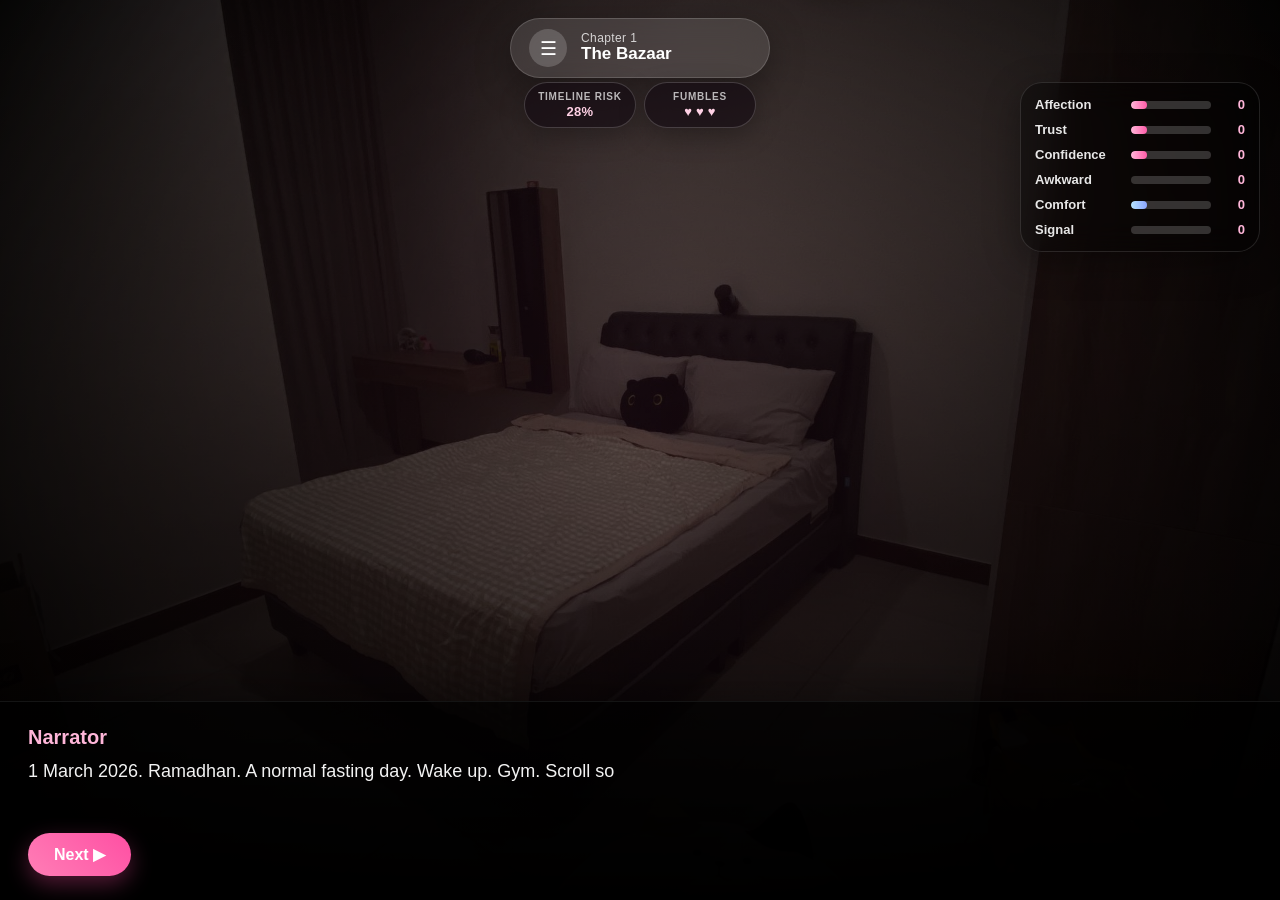
<file: MemoryWorld_V2/index.html>
<!DOCTYPE html>
<html lang="en">
<head>
    <meta charset="UTF-8">
    <meta name="viewport" content="width=device-width, initial-scale=1.0, viewport-fit=cover">
    <title>Memory World</title>
    <link rel="stylesheet" href="css/style.css">
</head>
<body>
    <main id="game">
        <section id="backgroundLayer">
            <div id="background"></div>
            <div id="overlay"></div>
        </section>

        <header id="topBar">
            <button id="menuBtn" type="button" aria-label="Open menu">☰</button>
            <div id="chapterInfo">
                <p id="chapterLabel">Chapter 1</p>
                <h1 id="chapterTitle">The Bazaar</h1>
            </div>
        </header>

        <section id="timelineStatus" aria-label="Timeline status">
            <div class="timelineChip"><span>Timeline Risk</span><strong id="timelineRiskValue">12%</strong></div>
            <div class="timelineChip"><span>Fumbles</span><strong id="fumbleValue">♡ ♡ ♡</strong></div>
        </section>

        <aside id="hud" aria-label="Player stats">
            <div class="statRow" data-stat="affection">
                <span class="statName">Affection</span>
                <div class="statBar"><div id="affectionBar" class="statFill"></div></div>
                <span id="affectionValue" class="statValue">0</span>
            </div>
            <div class="statRow" data-stat="trust">
                <span class="statName">Trust</span>
                <div class="statBar"><div id="trustBar" class="statFill"></div></div>
                <span id="trustValue" class="statValue">0</span>
            </div>
            <div class="statRow" data-stat="confidence">
                <span class="statName">Confidence</span>
                <div class="statBar"><div id="confidenceBar" class="statFill"></div></div>
                <span id="confidenceValue" class="statValue">0</span>
            </div>
            <div class="statRow" data-stat="awkwardness">
                <span class="statName">Awkward</span>
                <div class="statBar"><div id="awkwardnessBar" class="statFill"></div></div>
                <span id="awkwardnessValue" class="statValue">0</span>
            </div>
            <div class="statRow" data-stat="comfort">
                <span class="statName">Comfort</span>
                <div class="statBar"><div id="comfortBar" class="statFill"></div></div>
                <span id="comfortValue" class="statValue">0</span>
            </div>
            <div class="statRow" data-stat="signal">
                <span class="statName">Signal</span>
                <div class="statBar"><div id="signalBar" class="statFill"></div></div>
                <span id="signalValue" class="statValue">0</span>
            </div>
        </aside>

        <section id="characters" aria-label="Characters">
            <img id="aniq" class="characterSprite" src="images/aniq.png" alt="Aniq">
            <img id="yannie" class="characterSprite" src="images/yannie.png" alt="Yannie">
            <img id="dad" class="characterSprite" src="images/aniq.png" alt="" aria-hidden="true" style="display:none">
        </section>

        <section id="choiceBox" aria-label="Choices"></section>

        <section id="dialogueBox" aria-label="Dialogue">
            <div id="speakerBox"><p id="speaker">Narrator</p></div>
            <div id="textBox"><p id="dialogue">1 March 2026. Ramadhan.</p></div>
            <div id="dialogueControls"><button id="nextBtn" type="button">Next ▶</button></div>
        </section>

        <section id="chatScreen" aria-label="Phone chat">
            <header id="chatHeader">
                <div id="chatAvatar">💬</div>
                <div id="chatUserInfo">
                    <h2 id="chatName">Yannie</h2>
                    <p id="chatStatus">Online</p>
                </div>
            </header>
            <div id="chatMessages"></div>
            <footer id="chatFooter"><button id="chatContinueBtn" type="button">Continue ▶</button></footer>
        </section>

        <aside id="menuPanel" aria-label="Game menu">
            <header id="menuHeader">
                <h2>Memory World</h2>
                <button id="closeMenuBtn" type="button" aria-label="Close menu">✕</button>
            </header>
            <nav id="menuActions" aria-label="Menu actions">
                <button id="saveBtn" class="menuActionBtn" type="button">Save Game</button>
                <button id="loadBtn" class="menuActionBtn" type="button">Load Game</button>
                <button id="restartBtn" class="menuActionBtn" type="button">Restart</button>
            </nav>
            <section class="menuSection">
                <h3>Inventory</h3>
                <ul id="inventoryList" class="menuList"></ul>
            </section>
            <section class="menuSection">
                <h3>Signals</h3>
                <ul id="signalList" class="menuList"></ul>
            </section>
            <section class="menuSection">
                <h3>Memories</h3>
                <ul id="memoryList" class="menuList"></ul>
            </section>
            <section class="menuSection">
                <h3>Achievements</h3>
                <ul id="achievementList" class="menuList"></ul>
            </section>
            <section class="menuSection">
                <h3>Story Log</h3>
                <ul id="historyList" class="menuList"></ul>
            </section>
        </aside>

        <section id="challengeLayer" aria-label="Memory challenge" aria-live="polite">
            <div id="challengeCard">
                <div id="challengeKicker">MEMORY CHECK</div>
                <h2 id="challengeTitle">Challenge</h2>
                <p id="challengePrompt"></p>
                <div id="challengeMeta"></div>
                <div id="challengeBody"></div>
            </div>
        </section>

        <div id="toast" role="status" aria-live="polite"></div>
        <div id="fadeLayer"></div>
    </main>

    <script src="js/story.js?v=3.1.1"></script>
    <script src="js/engine.js?v=3.1.1"></script>
</body>
</html>
</file>
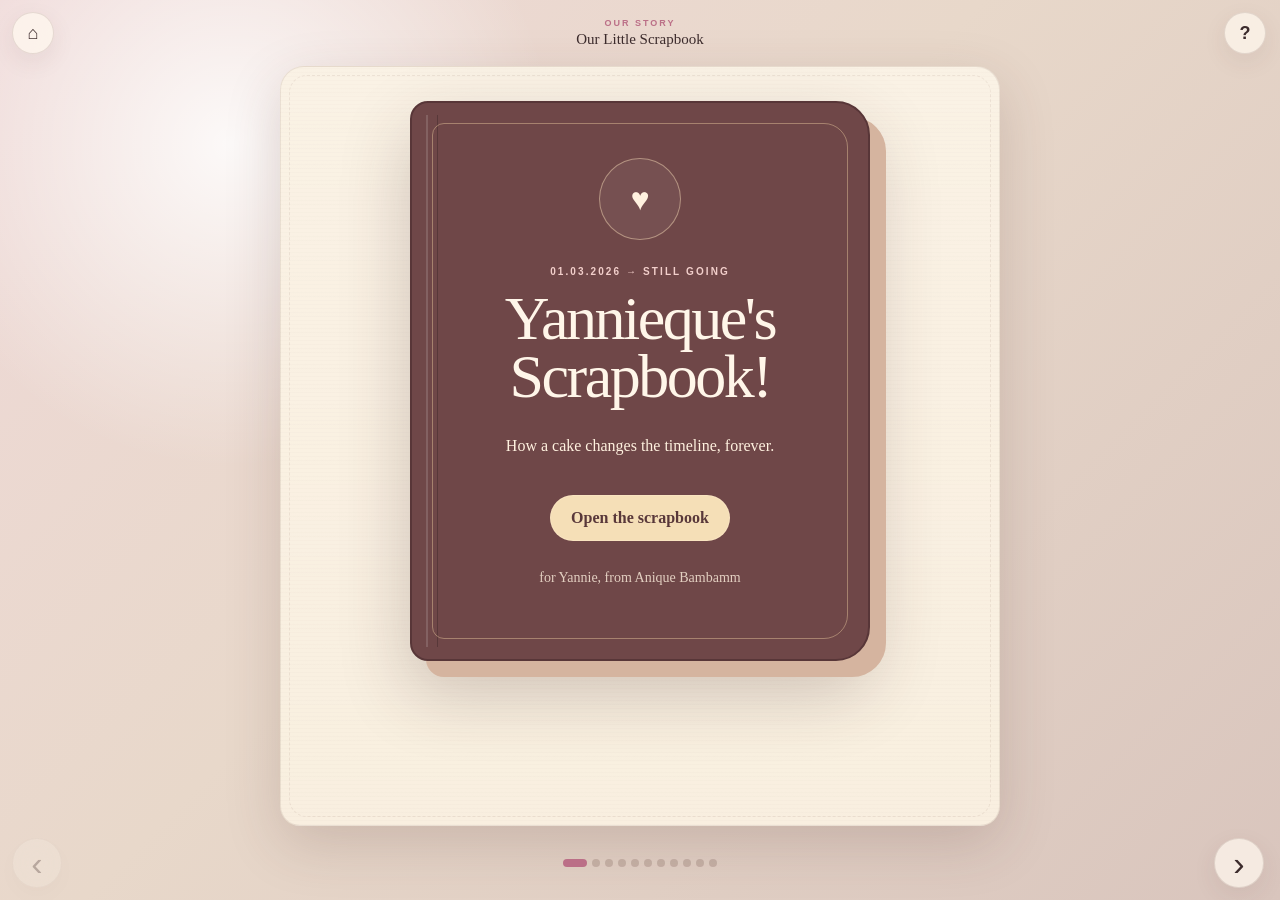
<file: yannie-scrapbook/index.html>
<!doctype html>
<html lang="en">
<head>
  <meta charset="UTF-8" />
  <meta name="viewport" content="width=device-width, initial-scale=1, viewport-fit=cover" />
  <meta name="theme-color" content="#f7eadf" />
  <title>Our Little Scrapbook</title>
  <link rel="stylesheet" href="scrapbook.css" />
</head>
<body>
  <main class="scrapbook-app" id="scrapbookApp">
    <header class="topbar" aria-label="Scrapbook controls">
      <button class="icon-btn" id="homeBtn" aria-label="Go to scrapbook cover">⌂</button>
      <div class="top-title">
        <strong id="pageKicker">OUR STORY</strong>
        <span id="pageTitle">Our Little Scrapbook</span>
      </div>
      <button class="icon-btn" id="helpBtn" aria-label="Open scrapbook guide">?</button>
    </header>

    <section class="book-stage" id="bookStage" aria-live="polite">
      <div id="book" class="book"></div>
    </section>

    <nav class="bottom-nav" aria-label="Page navigation">
      <button id="prevBtn" class="nav-btn" aria-label="Previous page">‹</button>
      <div id="progressDots" class="progress-dots" aria-label="Scrapbook pages"></div>
      <button id="nextBtn" class="nav-btn" aria-label="Next page">›</button>
    </nav>

    <div id="swipeHint" class="swipe-hint">Swipe the page ↔</div>
  </main>

  <div id="helpModal" class="modal hidden" role="dialog" aria-modal="true" aria-labelledby="helpTitle">
    <button class="modal-backdrop" data-close-modal aria-label="Close guide"></button>
    <div class="modal-card">
      <button class="modal-close" data-close-modal aria-label="Close guide">×</button>
      <p class="mini-kicker">HOW TO EXPLORE</p>
      <h2 id="helpTitle">Touch everything.</h2>
      <p>This scrapbook is made for phones first. Swipe left or right to turn pages. Tap receipts, stickers, polaroids, phones, flaps and notes. Some pages have things you can drag.</p>
      <div class="guide-chips">
        <span>↔ Swipe</span><span>☝ Tap</span><span>✋ Drag</span><span>♥ Discover</span>
      </div>
    </div>
  </div>

  <div id="photoModal" class="modal hidden" role="dialog" aria-modal="true" aria-labelledby="photoModalTitle">
    <button class="modal-backdrop" data-close-photo aria-label="Close photo"></button>
    <div class="photo-modal-card">
      <button class="modal-close" data-close-photo aria-label="Close photo">×</button>
      <div class="big-polaroid"><img id="photoModalImage" alt="Memory" /></div>
      <p class="mini-kicker" id="photoModalKicker">MEMORY</p>
      <h2 id="photoModalTitle">Photo</h2>
      <p id="photoModalCaption"></p>
    </div>
  </div>

  <script type="module" src="scrapbook.js"></script>
</body>
</html>
</file>
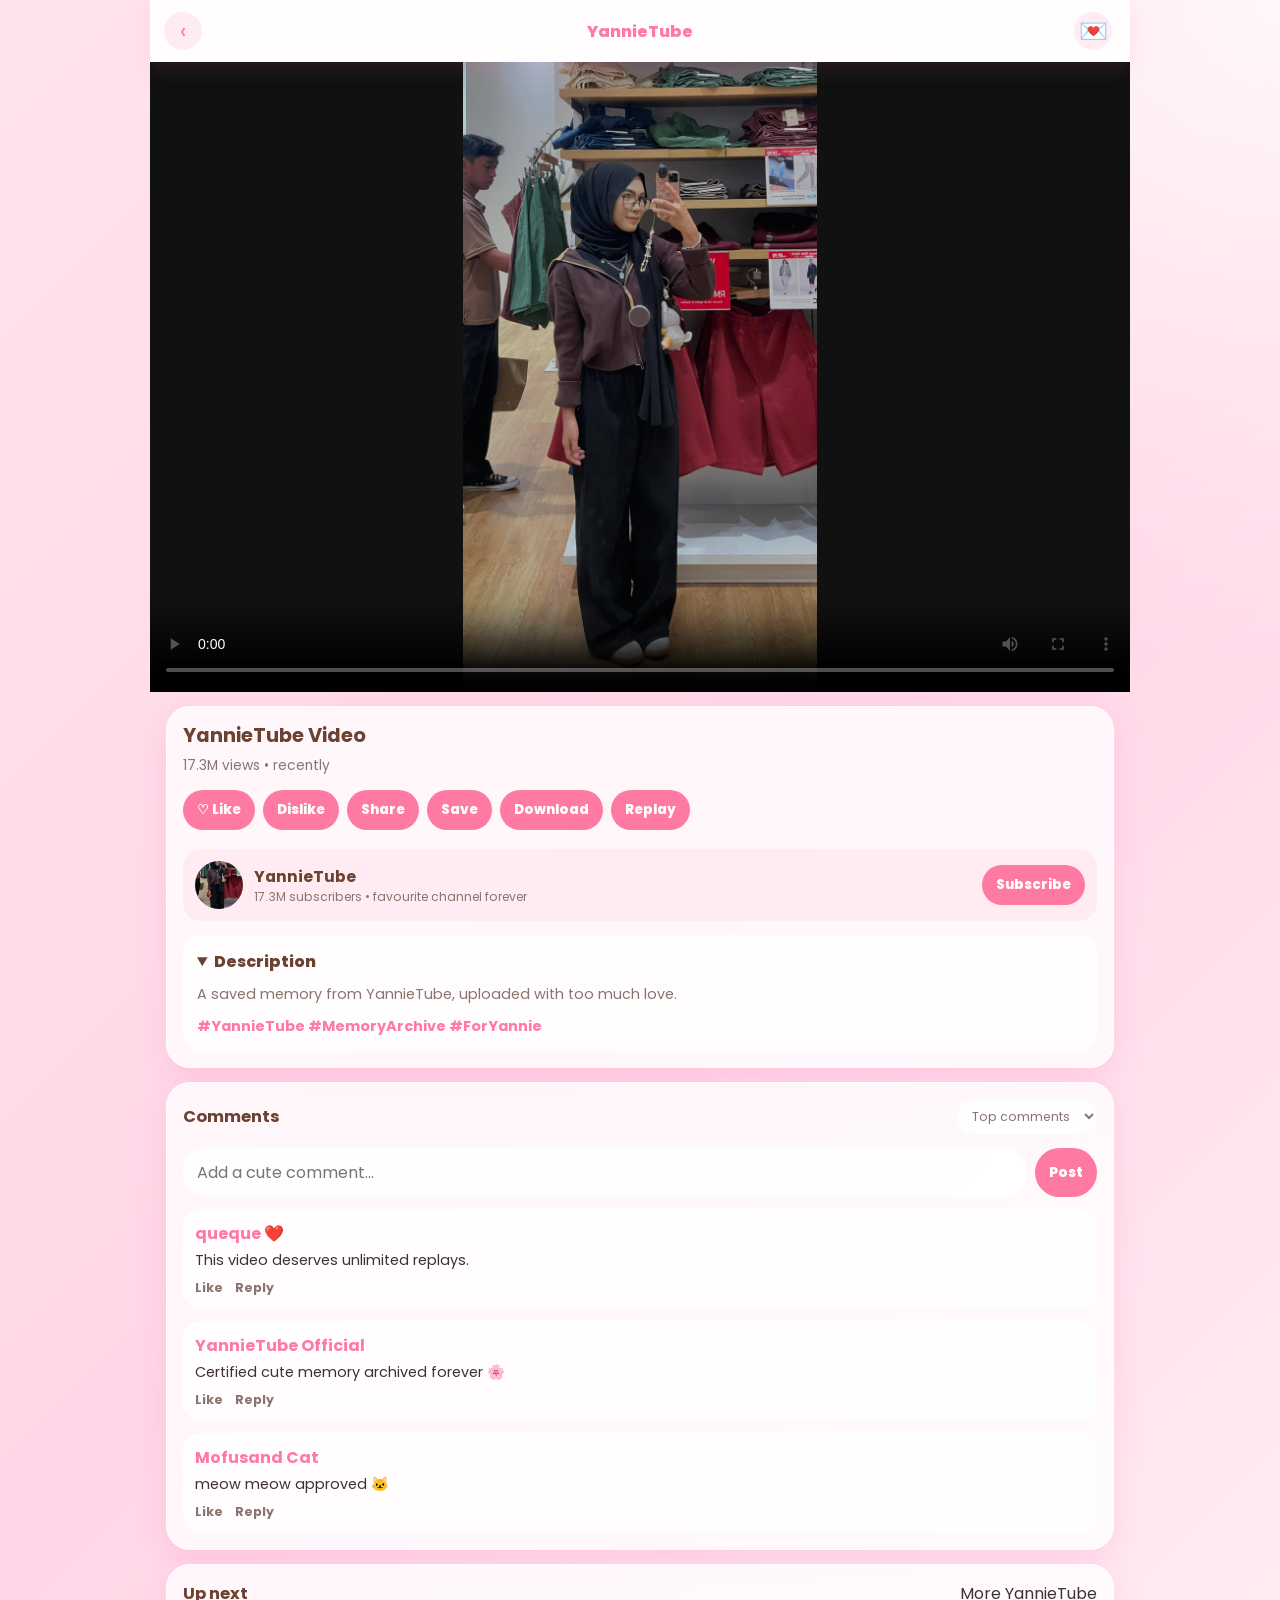
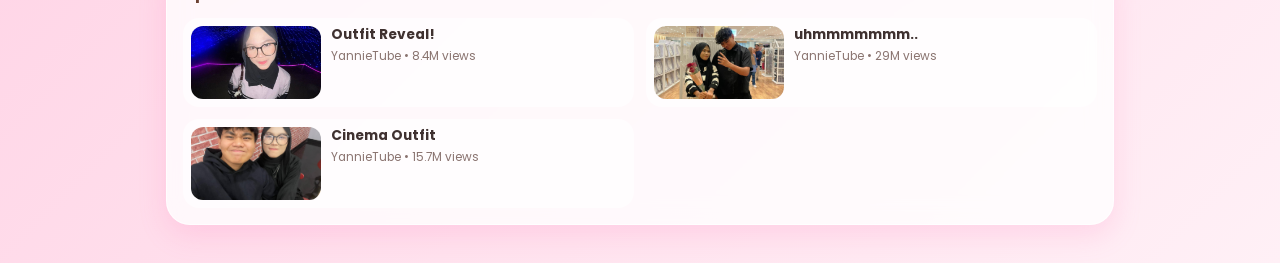
<file: watch.html>
<!DOCTYPE html>
<html lang="en">
<head>
    <meta charset="UTF-8">
    <meta
        name="viewport"
        content="width=device-width, initial-scale=1.0, viewport-fit=cover"
    >

    <title>Watch — YannieTube</title>

    <link rel="preconnect" href="https://fonts.googleapis.com">
    <link
        href="https://fonts.googleapis.com/css2?family=Poppins:wght@300;400;500;600;700;800&display=swap"
        rel="stylesheet"
    >

    <link rel="stylesheet" href="watch.css">
</head>

<body>
    <main class="watch-page">
        <header class="watch-header">
            <button type="button" onclick="history.back()" aria-label="Back">‹</button>
            <span>YannieTube</span>
            <button type="button" id="shareTopBtn" aria-label="Share">💌</button>
        </header>

        <section class="video-player">
            <video
                id="mainVideo"
                controls
                playsinline
                autoplay
            ></video>
        </section>

        <section class="video-details">
            <h1 id="videoTitle">Loading...</h1>
            <p id="videoMeta"></p>

            <div class="action-row">
                <button id="likeBtn" type="button">♡ Like</button>
                <button id="dislikeBtn" type="button">Dislike</button>
                <button id="shareBtn" type="button">Share</button>
                <button id="saveBtn" type="button">Save</button>
                <button id="downloadBtn" type="button">Download</button>
                <button id="replayBtn" type="button">Replay</button>
            </div>

            <div class="creator-card">
                <img src="images/us1.jpg" alt="YannieTube">
                <div>
                    <h2>YannieTube</h2>
                    <p>17.3M subscribers • favourite channel forever</p>
                </div>

                <button id="subscribeBtn" type="button">Subscribe</button>
            </div>

            <details class="description-card" open>
                <summary>Description</summary>
                <p id="videoDescription"></p>
                <p class="hashtags">#YannieTube #MemoryArchive #ForYannie</p>
            </details>
        </section>

        <section class="comments-card">
            <div class="comment-header">
                <h2>Comments</h2>
                <select id="commentSort">
                    <option value="top">Top comments</option>
                    <option value="new">Newest first</option>
                </select>
            </div>

            <div class="comment-box">
                <input
                    id="commentInput"
                    type="text"
                    placeholder="Add a cute comment..."
                >

                <button id="commentBtn" type="button">Post</button>
            </div>

            <div id="commentList"></div>
        </section>

        <section class="recommended-card">
            <div class="block-title">
                <h2>Up next</h2>
                <span>More YannieTube</span>
            </div>

            <div id="recommendedGrid"></div>
        </section>
    </main>

    <div id="toast" role="status" aria-live="polite"></div>

    <script src="watch.js"></script>
</body>
</html>
</file>
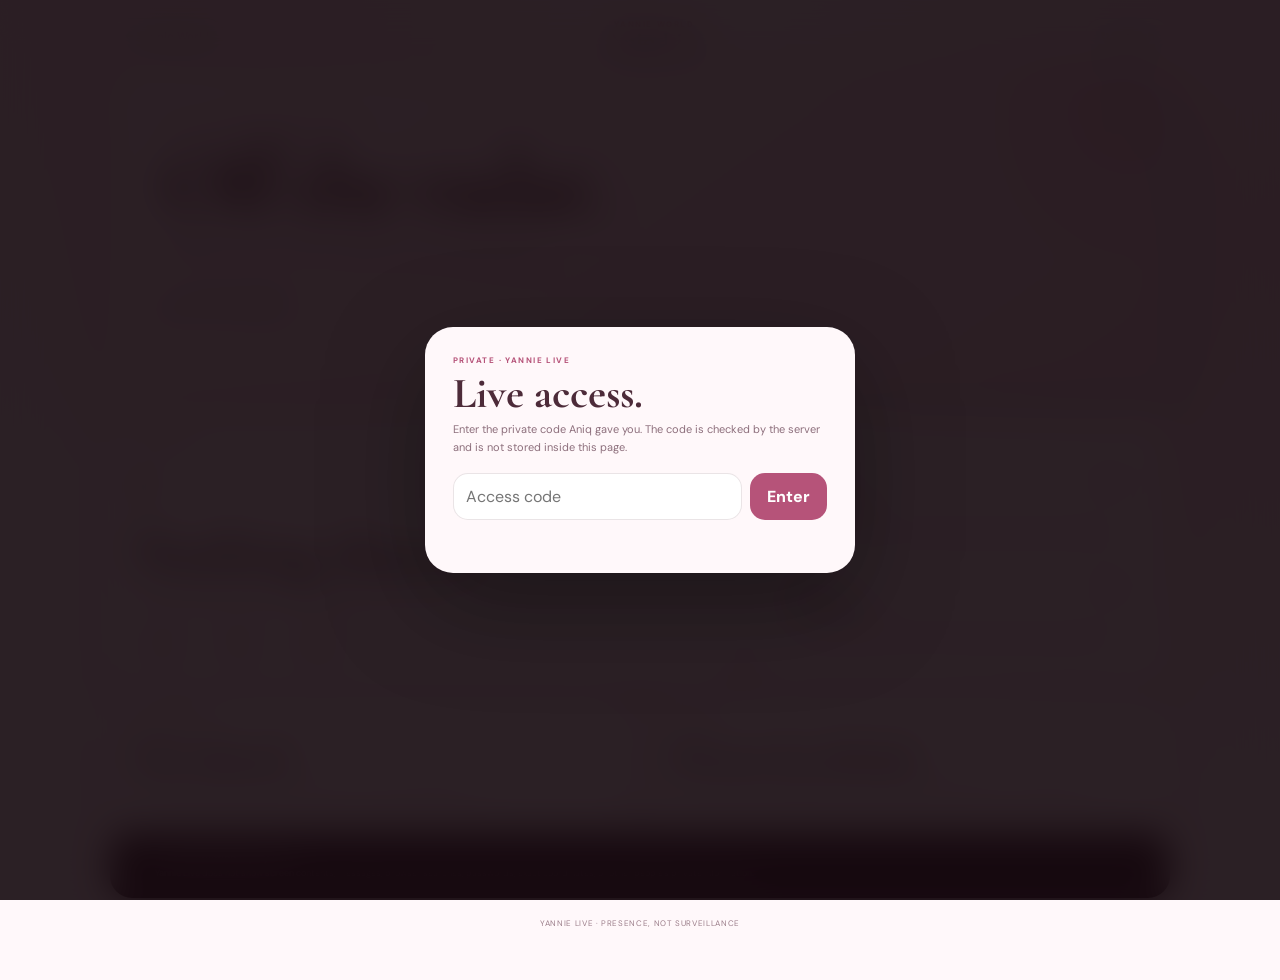
<file: yannie-live.html>
<!DOCTYPE html>
<html lang="en">
<head>
  <meta charset="UTF-8">
  <meta name="viewport" content="width=device-width, initial-scale=1.0, viewport-fit=cover">
  <meta name="theme-color" content="#2a1420">
  <title>Aniq Live · Yannie World</title>

  <link rel="preconnect" href="https://fonts.googleapis.com">
  <link rel="preconnect" href="https://fonts.gstatic.com" crossorigin>
  <link href="https://fonts.googleapis.com/css2?family=Cormorant+Garamond:wght@600;700&family=DM+Sans:wght@400;500;600;700&display=swap" rel="stylesheet">

  <style>
    :root{
      --ink:#4d2b39;
      --muted:#8d6f7c;
      --paper:#fff8fa;
      --blush:#f7dce6;
      --rose:#e77fa4;
      --rose-dark:#b65379;
      --wine:#2a1420;
      --line:rgba(91,48,65,.13);
      --shadow:0 24px 70px rgba(78,35,54,.12);
    }

    *{box-sizing:border-box;-webkit-tap-highlight-color:transparent}
    html{background:var(--paper)}
    body{
      margin:0;
      min-height:100vh;
      font-family:"DM Sans",sans-serif;
      color:var(--ink);
      background:
        radial-gradient(circle at 15% 0%,rgba(231,127,164,.16),transparent 30rem),
        radial-gradient(circle at 100% 24%,rgba(247,220,230,.86),transparent 34rem),
        var(--paper);
    }

    button,input{font:inherit}
    button{cursor:pointer}

    .shell{
      width:min(1060px,calc(100% - 28px));
      margin:auto;
      padding:18px 0 52px;
    }

    .topbar{
      display:flex;
      align-items:center;
      justify-content:space-between;
      gap:12px;
      margin-bottom:14px;
    }

    .btn{
      border:1px solid var(--line);
      background:rgba(255,255,255,.76);
      color:var(--ink);
      border-radius:999px;
      padding:10px 14px;
      text-decoration:none;
      font-size:11px;
      font-weight:800;
      backdrop-filter:blur(12px);
    }

    .brand{text-align:center}
    .brand small{
      display:block;
      font-size:8px;
      letter-spacing:.2em;
      font-weight:800;
      color:var(--rose-dark);
    }
    .brand strong{
      font:700 25px/1 "Cormorant Garamond",serif;
    }

    .hero{
      position:relative;
      overflow:hidden;
      border:1px solid var(--line);
      border-radius:34px;
      padding:clamp(24px,5vw,52px);
      min-height:330px;
      background:linear-gradient(145deg,#fff9fb,#f8e0e9);
      box-shadow:var(--shadow);
    }

    .hero::before{
      content:"";
      position:absolute;
      width:330px;
      height:330px;
      border-radius:50%;
      right:-120px;
      top:-130px;
      background:radial-gradient(circle,rgba(231,127,164,.24),transparent 68%);
      animation:glow 6s ease-in-out infinite alternate;
    }

    @keyframes glow{
      to{transform:translate(-25px,20px) scale(1.08)}
    }

    .eyebrow{
      position:relative;
      z-index:1;
      margin:0 0 12px;
      font-size:9px;
      letter-spacing:.2em;
      font-weight:800;
      color:var(--rose-dark);
    }

    .hero h1{
      position:relative;
      z-index:1;
      margin:0;
      max-width:730px;
      font:700 clamp(48px,9vw,92px)/.84 "Cormorant Garamond",serif;
      letter-spacing:-.045em;
    }

    .hero-copy{
      position:relative;
      z-index:1;
      max-width:590px;
      margin:17px 0 0;
      color:var(--muted);
      font-size:13px;
      line-height:1.65;
    }

    .presence{
      position:relative;
      z-index:1;
      display:flex;
      align-items:center;
      gap:11px;
      margin-top:30px;
    }

    .dot{
      width:11px;
      height:11px;
      border-radius:50%;
      background:#a38d96;
      box-shadow:0 0 0 6px rgba(163,141,150,.12);
    }

    .dot.live{
      background:#64b881;
      box-shadow:0 0 0 6px rgba(100,184,129,.14);
      animation:pulse 1.8s infinite;
    }

    @keyframes pulse{
      50%{box-shadow:0 0 0 12px rgba(100,184,129,0)}
    }

    .presence strong{font-size:12px}
    .presence span{
      display:block;
      margin-top:2px;
      color:var(--muted);
      font-size:10px;
    }

    .grid{
      display:grid;
      grid-template-columns:1.2fr .8fr;
      gap:15px;
      margin-top:15px;
    }

    .card{
      border:1px solid var(--line);
      border-radius:28px;
      background:rgba(255,255,255,.75);
      box-shadow:0 14px 44px rgba(78,35,54,.07);
      padding:23px;
      backdrop-filter:blur(14px);
    }

    .label{
      font-size:8px;
      letter-spacing:.18em;
      font-weight:800;
      color:var(--rose-dark);
      text-transform:uppercase;
    }

    .activity-card{
      min-height:255px;
      display:flex;
      flex-direction:column;
      justify-content:space-between;
    }

    .activity-icon{
      margin:16px 0 12px;
      font-size:40px;
    }

    .activity-card h2{
      margin:0;
      font:700 clamp(34px,5vw,56px)/.96 "Cormorant Garamond",serif;
    }

    .activity-card p{
      margin:9px 0 0;
      color:var(--muted);
      font-size:12px;
      line-height:1.55;
    }

    .pills{
      display:flex;
      flex-wrap:wrap;
      gap:8px;
      margin-top:20px;
    }

    .pill{
      border:1px solid var(--line);
      border-radius:999px;
      padding:8px 10px;
      background:#fffafd;
      color:#755260;
      font-size:9px;
      font-weight:800;
    }

    .device-list{
      display:grid;
      gap:11px;
      margin-top:13px;
    }

    .device{
      border:1px solid var(--line);
      border-radius:20px;
      padding:15px;
      background:#fffafd;
    }

    .device-head{
      display:flex;
      align-items:center;
      justify-content:space-between;
      gap:10px;
    }

    .device-name{
      display:flex;
      align-items:center;
      gap:8px;
      font-size:11px;
      font-weight:800;
    }

    .device-state{
      font-size:8px;
      font-weight:800;
      letter-spacing:.09em;
      color:var(--muted);
      text-transform:uppercase;
    }

    .device-activity{
      margin-top:9px;
      color:var(--ink);
      font-size:11px;
      font-weight:700;
      line-height:1.35;
    }

    .battery{
      display:grid;
      grid-template-columns:1fr auto;
      gap:9px;
      align-items:center;
      margin-top:12px;
    }

    .track{
      height:8px;
      overflow:hidden;
      border-radius:999px;
      background:#efdee5;
    }

    .fill{
      height:100%;
      width:0;
      border-radius:inherit;
      background:linear-gradient(90deg,#c85e87,#e991b0);
      transition:width .4s ease;
    }

    .battery-text{
      font-size:9px;
      font-weight:800;
      color:#765361;
    }

    .lower{
      display:grid;
      grid-template-columns:1fr 1fr;
      gap:15px;
      margin-top:15px;
    }

    .lower h3{
      margin:9px 0 4px;
      font:700 35px/1 "Cormorant Garamond",serif;
    }

    .lower p{
      margin:0;
      color:var(--muted);
      font-size:10px;
      line-height:1.5;
    }

    .privacy{
      margin-top:15px;
      display:flex;
      gap:12px;
      align-items:flex-start;
      padding:17px 19px;
      border-radius:22px;
      background:var(--wine);
      color:#ffe9f1;
    }

    .privacy b{
      display:block;
      margin-bottom:3px;
      font-size:10px;
    }

    .privacy p{
      margin:0;
      color:#d8bec8;
      font-size:9px;
      line-height:1.55;
    }

    .gate{
      position:fixed;
      inset:0;
      z-index:100;
      display:grid;
      place-items:center;
      padding:20px;
      background:rgba(21,8,14,.9);
      backdrop-filter:blur(18px);
    }

    .gate.hidden{display:none}

    .gate-box{
      width:min(430px,100%);
      padding:28px;
      border-radius:28px;
      background:#fff8fa;
      box-shadow:0 30px 100px rgba(0,0,0,.35);
    }

    .gate-box h2{
      margin:7px 0 6px;
      font:700 43px/1 "Cormorant Garamond",serif;
    }

    .gate-box p{
      margin:0;
      color:var(--muted);
      font-size:11px;
      line-height:1.55;
    }

    .gate-row{
      display:flex;
      gap:8px;
      margin-top:17px;
    }

    .gate-row input{
      min-width:0;
      flex:1;
      border:1px solid var(--line);
      border-radius:15px;
      padding:12px;
      outline:none;
      background:white;
      color:var(--ink);
    }

    .gate-row button{
      border:0;
      border-radius:15px;
      padding:0 17px;
      background:var(--rose-dark);
      color:white;
      font-weight:800;
    }

    .gate-error{
      min-height:17px;
      margin-top:8px;
      color:#b4475f;
      font-size:9px;
    }

    .footer{
      margin-top:20px;
      text-align:center;
      color:#9b7d89;
      font-size:8px;
      letter-spacing:.08em;
    }

    @media(max-width:760px){
      .shell{width:min(100% - 20px,1060px);padding-top:10px}
      .brand small{display:none}
      .hero{
        min-height:370px;
        border-radius:27px;
        padding:28px 21px;
      }
      .hero h1{font-size:clamp(55px,17vw,78px)}
      .grid,.lower{grid-template-columns:1fr}
      .card{border-radius:24px;padding:20px}
      .activity-card{min-height:220px}
      .btn{padding:9px 11px;font-size:9px}
    }
  </style>
</head>

<body>
  <div class="gate" id="gate">
    <div class="gate-box">
      <div class="label">PRIVATE · YANNIE LIVE</div>
      <h2>Live access.</h2>
      <p>Enter the private code Aniq gave you. The code is checked by the server and is not stored inside this page.</p>

      <div class="gate-row">
        <input id="code" type="password" placeholder="Access code" autocomplete="off">
        <button id="enterBtn">Enter</button>
      </div>

      <div class="gate-error" id="error"></div>
    </div>
  </div>

  <main class="shell">
    <header class="topbar">
      <a class="btn" href="index.html">← Yannie World</a>
      <div class="brand">
        <small>YANNIE WORLD</small>
        <strong>Aniq Live</strong>
      </div>
      <button class="btn" id="refreshBtn">↻ Refresh</button>
    </header>

    <section class="hero">
      <p class="eyebrow">ANIQ, SOMEWHERE RIGHT NOW...</p>
      <h1 id="heroActivity">Off the radar.</h1>
      <p class="hero-copy" id="heroCopy">Waiting for the next voluntary update from one of Aniq's devices.</p>

      <div class="presence">
        <div class="dot" id="dot"></div>
        <div>
          <strong id="presenceTitle">No recent update</strong>
          <span id="presenceSub">—</span>
        </div>
      </div>
    </section>

    <section class="grid">
      <article class="card activity-card">
        <div>
          <div class="label">RIGHT NOW</div>
          <div class="activity-icon" id="activityIcon">☾</div>
          <h2 id="activityName">Nothing shared.</h2>
          <p id="activityDetail">Activity sharing is paused or waiting for a device update.</p>
        </div>

        <div class="pills">
          <span class="pill" id="devicePill">DEVICE · —</span>
          <span class="pill" id="statusPill">STATUS · —</span>
          <span class="pill" id="updatedPill">UPDATED · —</span>
        </div>
      </article>

      <aside class="card">
        <div class="label">DEVICES</div>

        <div class="device-list">
          <div class="device">
            <div class="device-head">
              <div class="device-name">💻 Laptop</div>
              <div class="device-state" id="laptopState">waiting</div>
            </div>
            <div class="device-activity" id="laptopActivity">No activity yet</div>
            <div class="battery">
              <div class="track"><div class="fill" id="laptopFill"></div></div>
              <div class="battery-text" id="laptopBattery">—</div>
            </div>
          </div>

          <div class="device">
            <div class="device-head">
              <div class="device-name">📱 iPhone</div>
              <div class="device-state" id="iphoneState">waiting</div>
            </div>
            <div class="device-activity" id="iphoneActivity">No activity yet</div>
            <div class="battery">
              <div class="track"><div class="fill" id="iphoneFill"></div></div>
              <div class="battery-text" id="iphoneBattery">—</div>
            </div>
          </div>
        </div>
      </aside>
    </section>

    <section class="lower">
      <article class="card">
        <div class="label">WHEREABOUTS</div>
        <h3 id="where">Not shared</h3>
        <p id="whereText">Only a coarse label such as Home, Campus or Out will ever appear here.</p>
      </article>

      <article class="card">
        <div class="label">SHARING</div>
        <h3 id="sharing">Private by default</h3>
        <p id="sharingText">Activity, battery and whereabouts can be controlled independently from Aniq's devices.</p>
      </article>
    </section>

    <div class="privacy">
      <div>♡</div>
      <div>
        <b>Shared intentionally by Aniq.</b>
        <p>Yannie Live does not show screen contents, messages, browser searches, passwords, exact coordinates, or other people's private information.</p>
      </div>
    </div>

    <div class="footer">YANNIE LIVE · PRESENCE, NOT SURVEILLANCE</div>
  </main>

  <script>
    const API="/api/live-status";
    const STALE=120000;
    const POLL=15000;

    let token=localStorage.getItem("yannieLiveViewToken")||"";

    const $=id=>document.getElementById(id);

    function ago(iso){
      if(!iso)return "—";

      const diff=Date.now()-new Date(iso).getTime();
      const s=Math.max(0,Math.floor(diff/1000));

      if(s<10)return "just now";
      if(s<60)return `${s}s ago`;

      const m=Math.floor(s/60);
      if(m<60)return `${m}m ago`;

      const h=Math.floor(m/60);
      if(h<24)return `${h}h ago`;

      return `${Math.floor(h/24)}d ago`;
    }

    function icon(category=""){
      const c=category.toLowerCase();

      if(c.includes("game"))return "🎮";
      if(c.includes("code")||c.includes("study"))return "⌨️";
      if(c.includes("music"))return "♫";
      if(c.includes("video")||c.includes("watch"))return "▶";
      if(c.includes("social"))return "☁";
      if(c.includes("away"))return "☾";
      if(c.includes("brows"))return "◌";

      return "♡";
    }

    function renderDevice(prefix,d){
      const state=$(prefix+"State");
      const fill=$(prefix+"Fill");
      const battery=$(prefix+"Battery");
      const activity=$(prefix+"Activity");

      if(!d){
        state.textContent="waiting";
        fill.style.width="0%";
        battery.textContent="—";
        if(activity) activity.textContent="No activity yet";
        return;
      }

      const fresh=Date.now()-new Date(d.updated_at).getTime()<STALE;

      if(d.sharing===false)state.textContent="paused";
      else if(fresh)state.textContent="live";
      else state.textContent=ago(d.updated_at);

      if(activity){
        activity.textContent=d.sharing===false
          ? "Sharing paused"
          : (d.activity || "Activity not shared");
      }

      if(Number.isFinite(Number(d.battery))){
        const n=Math.max(0,Math.min(100,Number(d.battery)));
        fill.style.width=n+"%";
        battery.textContent=`${Math.round(n)}%${d.charging?" · charging":""}`;
      }else{
        fill.style.width="0%";
        battery.textContent=d.charging?"charging":"—";
      }
    }

    function render(data){
      const devices=Array.isArray(data.devices)?data.devices:[];
      const laptop=devices.find(d=>d.device==="laptop");
      const iphone=devices.find(d=>d.device==="iphone");

      renderDevice("laptop",laptop);
      renderDevice("iphone",iphone);

      const laptopFresh = laptop && laptop.sharing!==false &&
        Date.now()-new Date(laptop.updated_at).getTime()<STALE;
      const iphoneFresh = iphone && iphone.sharing!==false &&
        Date.now()-new Date(iphone.updated_at).getTime()<STALE;

      const active=data.active || [...devices]
        .filter(d=>d.sharing!==false)
        .sort((a,b)=>new Date(b.updated_at)-new Date(a.updated_at))[0];

      if(laptopFresh && iphoneFresh){
        $("dot").classList.add("live");
        $("presenceTitle").textContent="Both devices are live";
        $("presenceSub").textContent=`Laptop ${ago(laptop.updated_at)} · iPhone ${ago(iphone.updated_at)}`;

        const iphoneIsMusic=(iphone.category||"").toLowerCase().includes("music");
        const primary=iphoneIsMusic ? iphone : active;
        const other=primary.device==="iphone" ? laptop : iphone;

        $("heroActivity").textContent=primary.activity || "Two devices live.";
        $("heroCopy").textContent=iphoneIsMusic
          ? `${iphone.activity || "Music on iPhone"} · Laptop: ${laptop.activity || "active"}`
          : `Laptop: ${laptop.activity || "active"} · iPhone: ${iphone.activity || "active"}`;

        $("activityIcon").textContent=icon(primary.category || "presence");
        $("activityName").textContent=iphoneIsMusic
          ? (iphone.activity || "Listening on iPhone")
          : "Two devices live.";
        $("activityDetail").textContent=iphoneIsMusic
          ? `Meanwhile on laptop: ${laptop.activity || "active"}.`
          : `Laptop: ${laptop.activity || "active"} · iPhone: ${iphone.activity || "active"}`;

        $("devicePill").textContent="DEVICES · LAPTOP + IPHONE";
        $("statusPill").textContent="STATUS · BOTH LIVE";
        $("updatedPill").textContent="UPDATED · JUST NOW";
      }else if(active){
        const recent=Date.now()-new Date(active.updated_at).getTime()<STALE;

        $("dot").classList.toggle("live",recent);
        $("presenceTitle").textContent=recent?"Active recently":"Last seen";
        $("presenceSub").textContent=ago(active.updated_at);

        const name=active.activity || (recent?"Around":"Off the radar.");
        const category=active.category || "presence";

        $("heroActivity").textContent=name;
        $("heroCopy").textContent=recent
          ?"A small live window into what Aniq chose to share — never his actual screen."
          :`Last voluntary update was ${ago(active.updated_at)}.`;

        $("activityIcon").textContent=icon(category);
        $("activityName").textContent=name;
        $("activityDetail").textContent=active.detail || "Shared from Aniq's device.";

        $("devicePill").textContent=`DEVICE · ${active.device==="iphone"?"IPHONE":"LAPTOP"}`;
        $("statusPill").textContent=`STATUS · ${String(category).toUpperCase()}`;
        $("updatedPill").textContent=`UPDATED · ${ago(active.updated_at).toUpperCase()}`;
      }else{
        $("dot").classList.remove("live");
        $("presenceTitle").textContent="No recent update";
        $("presenceSub").textContent="—";
        $("heroActivity").textContent="Off the radar.";
        $("heroCopy").textContent="Waiting for the next voluntary update from one of Aniq's devices.";
        $("activityIcon").textContent="☾";
        $("activityName").textContent="Nothing shared.";
        $("activityDetail").textContent="Activity sharing is paused or waiting for a device update.";
        $("devicePill").textContent="DEVICE · —";
        $("statusPill").textContent="STATUS · —";
        $("updatedPill").textContent="UPDATED · —";
      }

      const newestLocation=[iphone,laptop]
        .filter(Boolean)
        .sort((a,b)=>new Date(b.updated_at)-new Date(a.updated_at))
        .find(d=>d.location_label);

      if(newestLocation){
        $("where").textContent=newestLocation.location_label;
        $("whereText").textContent=`Coarse place label only · updated ${ago(newestLocation.updated_at)}.`;
      }else{
        $("where").textContent="Not shared";
        $("whereText").textContent="Aniq has not shared a current place label.";
      }

      const activeShares=devices.filter(d=>d.sharing!==false);

      $("sharing").textContent=activeShares.length?"Sharing is on":"Sharing paused";
      $("sharingText").textContent=activeShares.length
        ?"Only the fields Aniq enabled are visible here."
        :"No device is currently sharing live information.";
    }

    function showGate(message=""){
      $("gate").classList.remove("hidden");
      $("error").textContent=message;
    }

    function hideGate(){
      $("gate").classList.add("hidden");
      $("error").textContent="";
    }

    async function load(showError=false){
      if(!token){
        showGate();
        return;
      }

      try{
        const res=await fetch(API,{
          headers:{"x-view-token":token},
          cache:"no-store"
        });

        if(res.status===401){
          token="";
          localStorage.removeItem("yannieLiveViewToken");
          showGate("That access code didn't work.");
          return;
        }

        if(!res.ok)throw new Error(`HTTP ${res.status}`);

        const data=await res.json();

        hideGate();
        render(data);
      }catch(err){
        console.error(err);

        if(showError){
          $("presenceTitle").textContent="Couldn't update";
          $("presenceSub").textContent="Try again in a moment";
        }
      }
    }

    async function enter(){
      const value=$("code").value.trim();

      if(!value){
        $("error").textContent="Enter the private code first.";
        return;
      }

      token=value;
      localStorage.setItem("yannieLiveViewToken",token);
      await load(true);
    }

    $("enterBtn").addEventListener("click",enter);
    $("code").addEventListener("keydown",e=>{
      if(e.key==="Enter")enter();
    });

    $("refreshBtn").addEventListener("click",()=>load(true));

    if(token)load();
    else showGate();

    setInterval(()=>load(false),POLL);
  </script>
</body>
</html>
</file>
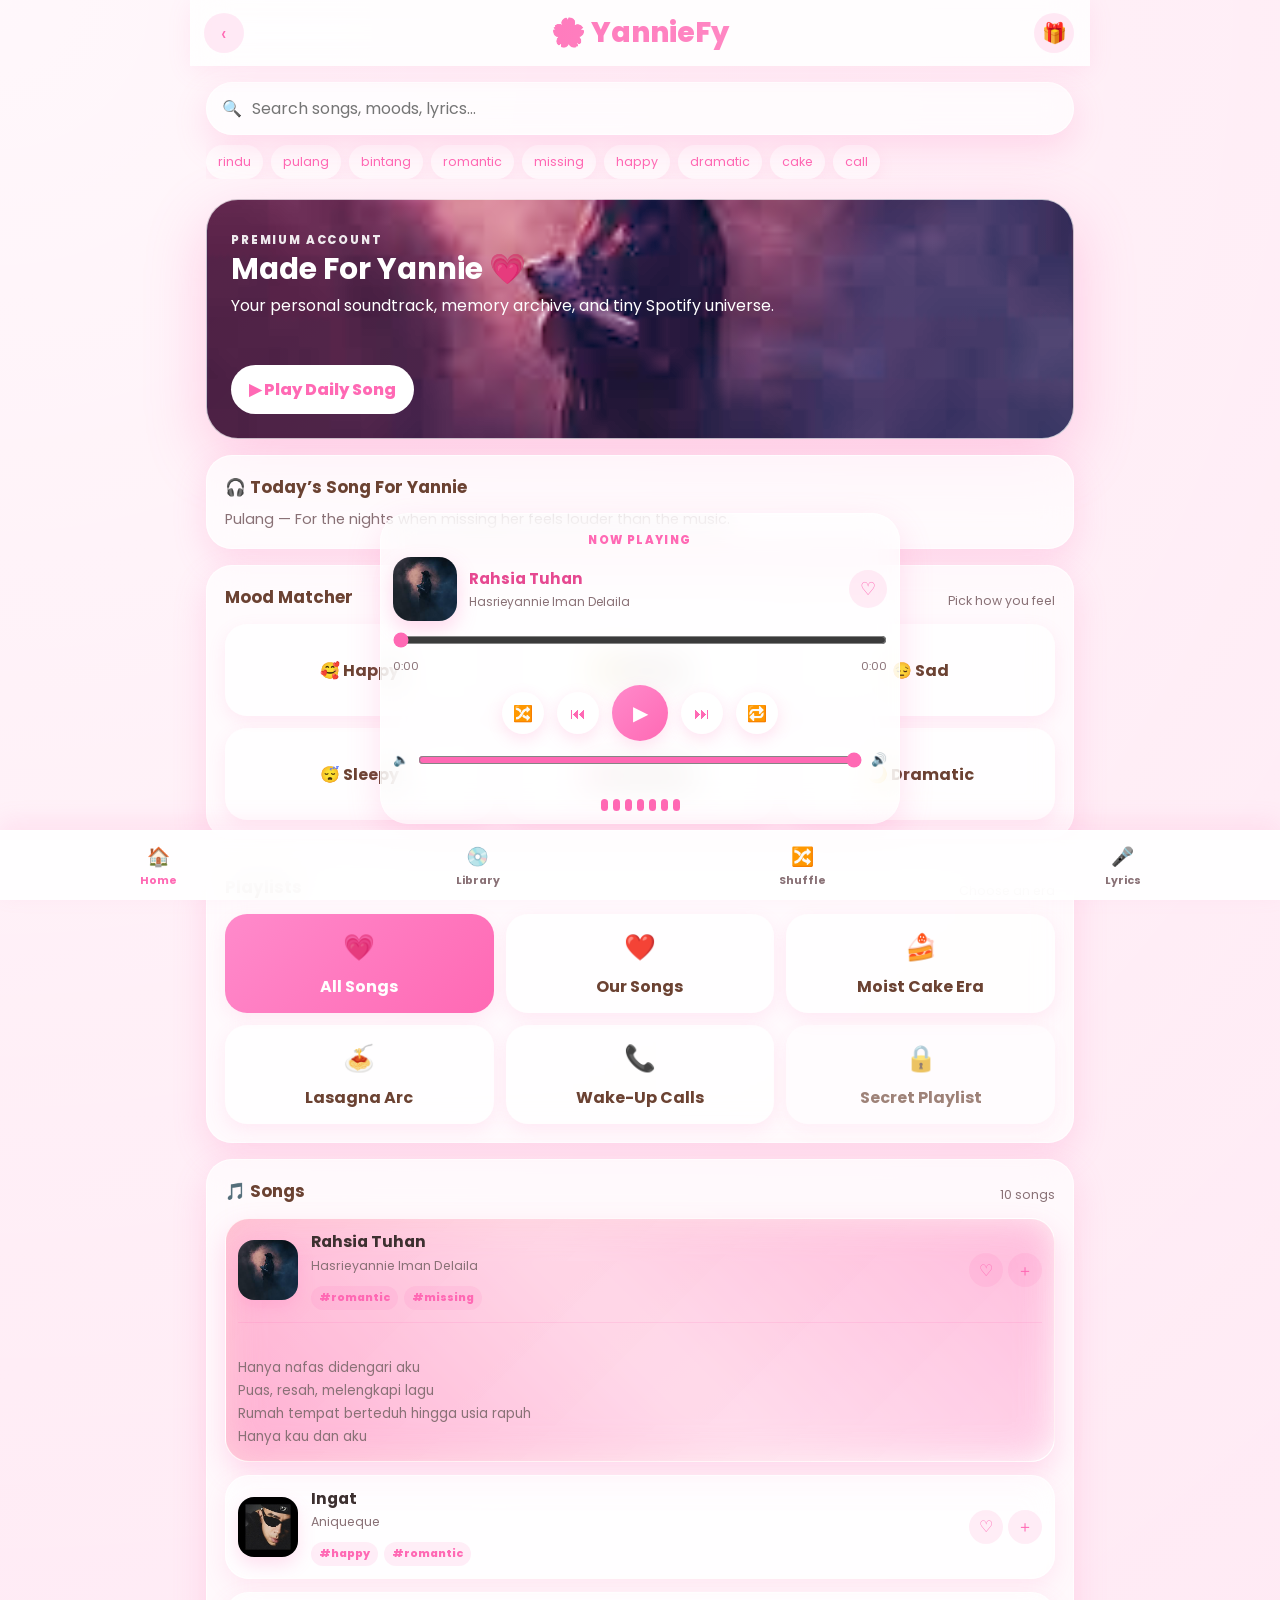
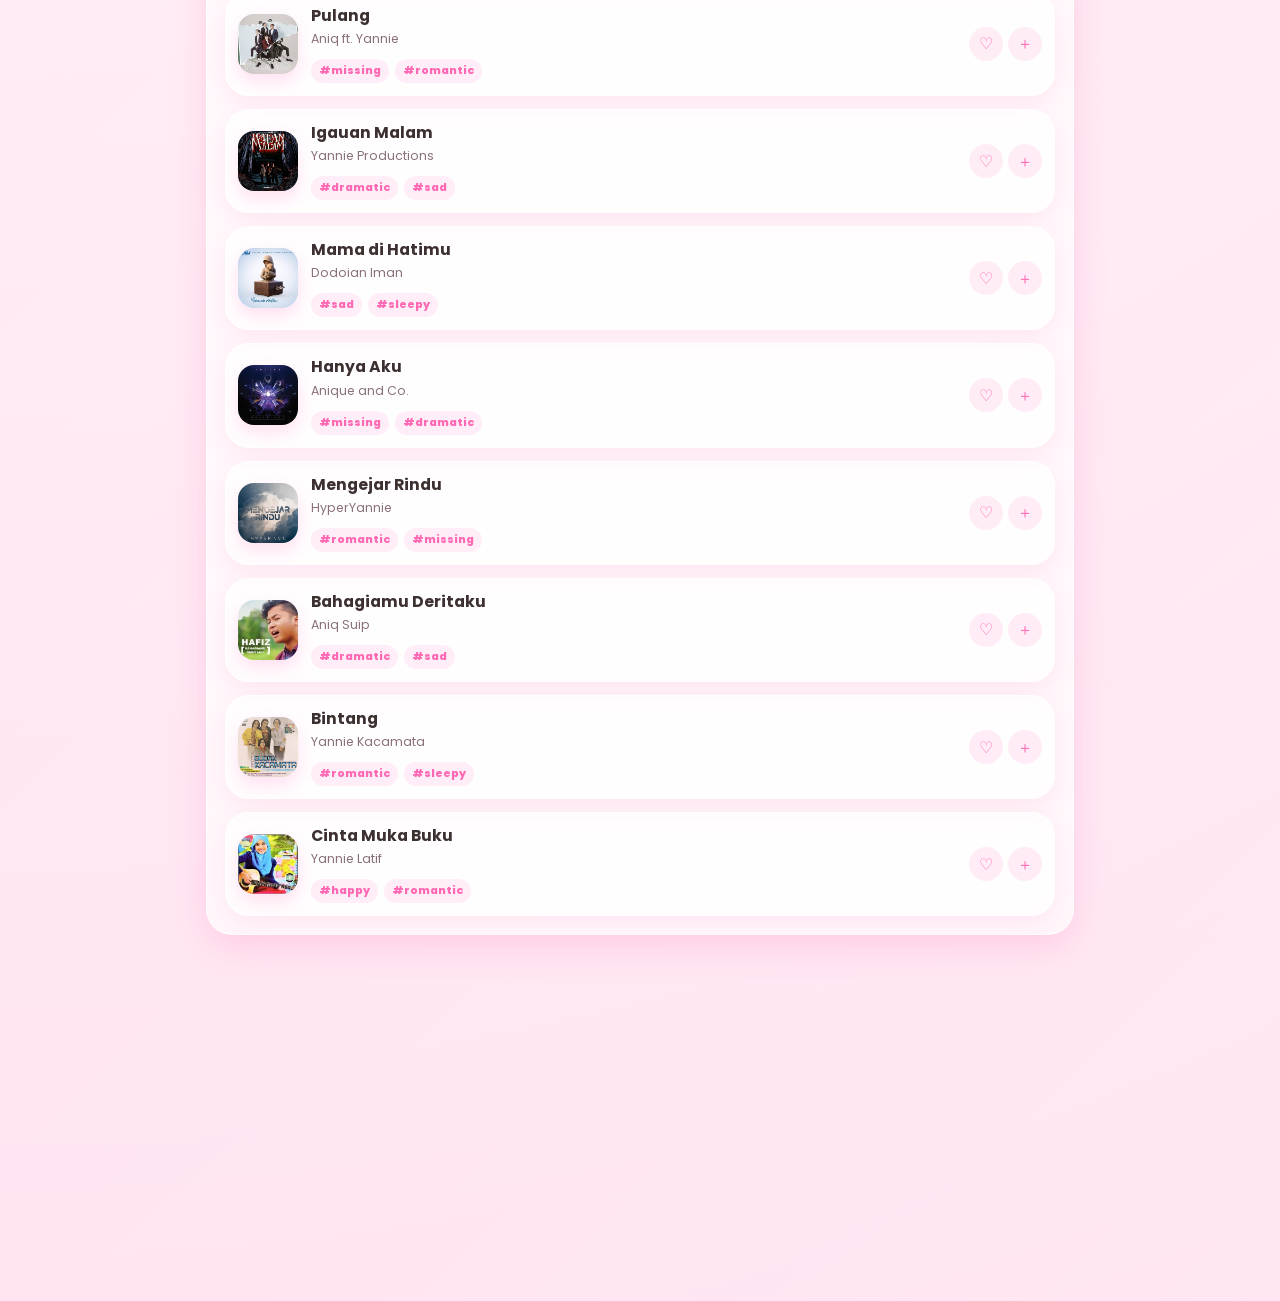
<file: yanniefy.html>
<!DOCTYPE html>
<html lang="en">
<head>
    <meta charset="UTF-8">
    <meta
        name="viewport"
        content="width=device-width, initial-scale=1.0, viewport-fit=cover"
    >

    <title>YannieFy Premium</title>

    <link rel="preconnect" href="https://fonts.googleapis.com">
    <link
        href="https://fonts.googleapis.com/css2?family=Poppins:wght@300;400;500;600;700;800&display=swap"
        rel="stylesheet"
    >

    <link rel="stylesheet" href="yanniefy.css">
</head>

<body>
    <div id="flowerBackground" aria-hidden="true"></div>

    <main id="app">

        <header class="topBar">
            <button
                id="backBtn"
                class="roundBtn"
                type="button"
                aria-label="Go back"
            >
                ‹
            </button>

            <button
                id="logo"
                class="logoBtn"
                type="button"
                aria-label="YannieFy secret logo"
            >
                🌸 YannieFy
            </button>

            <button
                id="wrappedBtn"
                class="roundBtn"
                type="button"
                aria-label="Open YannieFy Wrapped"
            >
                🎁
            </button>
        </header>

        <section class="searchArea">
            <div class="searchBox">
                <span>🔍</span>

                <input
                    id="searchInput"
                    type="search"
                    placeholder="Search songs, moods, lyrics..."
                    autocomplete="off"
                >

                <button
                    id="clearSearchBtn"
                    type="button"
                    aria-label="Clear search"
                >
                    ✕
                </button>
            </div>

            <div id="searchChips"></div>
        </section>

        <section id="homePage" class="page active">

            <section class="hero">
                <div>
                    <p class="eyebrow">Premium account</p>

                    <h1>Made For Yannie 💗</h1>

                    <p>
                        Your personal soundtrack, memory archive, and tiny Spotify universe.
                    </p>
                </div>

                <button
                    id="dailyPlayBtn"
                    type="button"
                >
                    ▶ Play Daily Song
                </button>
            </section>

            <section class="dailyCard">
                <h2>🎧 Today’s Song For Yannie</h2>

                <p id="dailySongText">
                    Loading today’s song...
                </p>
            </section>

            <section class="moodSection">
                <div class="sectionHeader">
                    <h2>Mood Matcher</h2>
                    <span>Pick how you feel</span>
                </div>

                <div class="moodGrid">
                    <button data-mood="happy" type="button">🥰 Happy</button>
                    <button data-mood="missing" type="button">🥺 Missing</button>
                    <button data-mood="sad" type="button">😔 Sad</button>
                    <button data-mood="sleepy" type="button">😴 Sleepy</button>
                    <button data-mood="romantic" type="button">💗 Romantic</button>
                    <button data-mood="dramatic" type="button">🌙 Dramatic</button>
                </div>
            </section>

            <section class="playlistSection">
                <div class="sectionHeader">
                    <h2>Playlists</h2>
                    <span id="playlistSubtitle">Choose an era</span>
                </div>

                <div class="playlistGrid">
                    <button class="playlistCard active" data-playlist="all" type="button">
                        <span>💗</span>
                        <b>All Songs</b>
                    </button>

                    <button class="playlistCard" data-playlist="ourSongs" type="button">
                        <span>❤️</span>
                        <b>Our Songs</b>
                    </button>

                    <button class="playlistCard" data-playlist="cakeEra" type="button">
                        <span>🍰</span>
                        <b>Moist Cake Era</b>
                    </button>

                    <button class="playlistCard" data-playlist="lasagnaEra" type="button">
                        <span>🍝</span>
                        <b>Lasagna Arc</b>
                    </button>

                    <button class="playlistCard" data-playlist="callEra" type="button">
                        <span>📞</span>
                        <b>Wake-Up Calls</b>
                    </button>

                    <button class="playlistCard lockedPlaylist" data-playlist="secret" type="button">
                        <span>🔒</span>
                        <b>Secret Playlist</b>
                    </button>
                </div>
            </section>

            <section class="songSection">
                <div class="sectionHeader">
                    <h2 id="songListTitle">🎵 Songs</h2>
                    <span id="songCount">0 songs</span>
                </div>

                <div id="playlist"></div>

                <div id="emptyState">
                    <h3>No songs found 🥺</h3>
                    <p>Try searching for “rindu”, “love”, “pulang”, or “bintang”.</p>
                </div>
            </section>

        </section>

        <section id="libraryPage" class="page">
            <section class="pageIntro">
                <h1>Your Library</h1>
                <p>Saved songs, recent plays, and favourite YannieFy memories.</p>
            </section>

            <div class="libraryGrid">
                <button class="libraryCard" data-library="liked" type="button">
                    <span>❤️</span>
                    <b>Liked Songs</b>
                    <small id="likedCount">0 liked</small>
                </button>

                <button class="libraryCard" data-library="recent" type="button">
                    <span>🕘</span>
                    <b>Recently Played</b>
                    <small id="recentCount">0 played</small>
                </button>

                <button class="libraryCard" data-library="queue" type="button">
                    <span>📜</span>
                    <b>Queue</b>
                    <small id="queueCount">0 queued</small>
                </button>

                <button class="libraryCard" data-library="secret" type="button">
                    <span>🌸</span>
                    <b>Secret</b>
                    <small id="secretStatus">locked</small>
                </button>
            </div>

            <section class="songSection">
                <div class="sectionHeader">
                    <h2 id="libraryTitle">Liked Songs</h2>
                    <span id="librarySubtitle">Saved by Yannie</span>
                </div>

                <div id="libraryList"></div>

                <div id="libraryEmpty">
                    <h3>Nothing here yet</h3>
                    <p>Like a song or play something first.</p>
                </div>
            </section>
        </section>

        <section id="lyricsPage" class="page">
            <section class="pageIntro">
                <h1>Lyrics Mode</h1>
                <p>Read the current song with a tiny note from Queque.</p>
            </section>

            <section class="lyricsCard">
                <h2 id="lyricsSongTitle">Select a song</h2>

                <p id="lyricsNote">
                    Play a song first, then come back here.
                </p>

                <pre id="lyricsText"></pre>
            </section>
        </section>

    </main>

    <nav class="bottomNav" aria-label="YannieFy navigation">
        <button class="navItem active" data-page="home" type="button">
            🏠
            <span>Home</span>
        </button>

        <button class="navItem" data-page="library" type="button">
            💿
            <span>Library</span>
        </button>

        <button class="navItem" data-action="shuffle" type="button">
            🔀
            <span>Shuffle</span>
        </button>

        <button class="navItem" data-page="lyrics" type="button">
            🎤
            <span>Lyrics</span>
        </button>
    </nav>

    <section class="musicPlayer" id="musicPlayer">
        <button
            id="expandPlayerBtn"
            class="expandHandle"
            type="button"
        >
            Now Playing
        </button>

        <div class="miniPlayerLayout">
            <img
                id="cover"
                class="playerCover"
                src="covers/cover1.jpg"
                alt="Song cover"
            >

            <div class="songInfo">
                <h2 id="songTitle">Select a song</h2>
                <p id="songArtist">YannieFy</p>
            </div>

            <button
                id="heartBtn"
                class="iconControl"
                type="button"
                aria-label="Like song"
            >
                ♡
            </button>
        </div>

        <input
            type="range"
            id="progress"
            value="0"
            min="0"
            max="100"
            aria-label="Song progress"
        >

        <div class="timeRow">
            <span id="currentTime">0:00</span>
            <span id="duration">0:00</span>
        </div>

        <div class="controls">
            <button id="shuffleBtn" type="button">🔀</button>
            <button id="prevBtn" type="button">⏮</button>
            <button id="playBtn" class="mainPlayButton" type="button">▶</button>
            <button id="nextBtn" type="button">⏭</button>
            <button id="repeatBtn" type="button">🔁</button>
        </div>

        <div class="volumeArea">
            <span>🔈</span>

            <input
                type="range"
                id="volumeSlider"
                min="0"
                max="100"
                value="100"
                aria-label="Volume"
            >

            <span>🔊</span>
        </div>

        <div class="visualizer">
            <div class="bar"></div>
            <div class="bar"></div>
            <div class="bar"></div>
            <div class="bar"></div>
            <div class="bar"></div>
            <div class="bar"></div>
            <div class="bar"></div>
        </div>
    </section>

    <section id="fullPlayer" class="fullPlayer">
        <button id="closeFullPlayer" type="button" aria-label="Close now playing">↓</button>

        <img
            id="fullCover"
            src="covers/cover1.jpg"
            alt="Full player cover"
        >

        <p class="eyebrow">Now Playing</p>
        <h1 id="fullSongTitle">Select a song</h1>
        <p id="fullSongArtist">YannieFy</p>

        <p id="songReason">
            This song is waiting for a memory.
        </p>

        <div class="fullActions">
            <button id="fullHeartBtn" type="button">♡ Like</button>
            <button id="addQueueBtn" type="button">＋ Queue</button>
            <button id="openLyricsBtn" type="button">🎤 Lyrics</button>
        </div>
    </section>

    <section id="wrappedModal" class="modal">
        <div class="modalCard wrappedCard">
            <button id="closeWrappedBtn" class="modalClose" type="button">✕</button>

            <p class="eyebrow">YannieFy Wrapped</p>

            <h1>Top Listener: Yannie 💗</h1>

            <div class="wrappedStats">
                <div>
                    <span>Most Played Era</span>
                    <b id="wrappedEra">Wake-Up Calls</b>
                </div>

                <div>
                    <span>Top Mood</span>
                    <b>Missing You</b>
                </div>

                <div>
                    <span>Favourite Artist</span>
                    <b>Queque</b>
                </div>

                <div>
                    <span>Listening Time</span>
                    <b>Forever</b>
                </div>
            </div>

            <p class="wrappedMessage">
                No matter what song plays, somehow every lyric still sounds like you.
            </p>
        </div>
    </section>

    <audio id="audio"></audio>

    <div id="toast" role="status" aria-live="polite"></div>

    <script src="yanniefy.js"></script>
</body>
</html>
</file>
<file: MemoryWorld_V2/css/style.css>
/* ========================================================= MEMORY WORLD — MAIN STYLE File: css/style.css ========================================================= */
/* ========================= RESET ========================= */
* {
    margin: 0;
    padding: 0;
    box-sizing: border-box;
}

:root {
    --pink: #ff5ca8;
    --pink-light: #ffb6d9;
    --pink-dark: #d93f87;
    --white: #ffffff;
    --black: #000000;
    --glass: rgba(255, 255, 255, 0.12);
    --glass-strong: rgba(255, 255, 255, 0.22);
    --dark-glass: rgba(0, 0, 0, 0.55);
    --dialogue-bg: rgba(0, 0, 0, 0.88);
    --good: #7cffb2;
    --bad: #ff7777;
    --neutral: #ffd36e;
    --shadow-soft: 0 10px 35px rgba(0, 0, 0, 0.35);
    --shadow-strong: 0 20px 70px rgba(0, 0, 0, 0.6);
}

html,
body {
    width: 100%;
    height: 100%;
    overflow: hidden;
}

body {
    font-family: "Segoe UI", Arial, sans-serif;
    background: #000;
    color: var(--white);
}

/* ========================= GAME ROOT ========================= */
#game {
    position: relative;
    width: 100vw;
    height: 100vh;
    overflow: hidden;
    background: #000;
}

/* ========================= BACKGROUND ========================= */
#backgroundLayer {
    position: fixed;
    inset: 0;
    z-index: 1;
}

#background {
    position: absolute;
    inset: 0;
    background-image: radial-gradient(circle at center, rgba(255, 92, 168, 0.18), rgba(0, 0, 0, 0.95)), url("../images/room.jpg");
    background-size: cover;
    background-position: center;
    background-repeat: no-repeat;
    transition: background-image 0.5s ease, filter 0.5s ease, transform 0.5s ease;
}

#overlay {
    position: absolute;
    inset: 0;
    background: linear-gradient(to bottom, rgba(0, 0, 0, 0.15), rgba(0, 0, 0, 0.65)), rgba(0, 0, 0, 0.35);
}

/* ========================= TOP BAR ========================= */
#topBar {
    position: absolute;
    top: 18px;
    left: 50%;
    transform: translateX(-50%);
    z-index: 20;
    display: flex;
    align-items: center;
    gap: 14px;
    min-width: 260px;
    max-width: 92vw;
    padding: 10px 18px;
    border-radius: 999px;
    background: var(--glass);
    border: 1px solid rgba(255, 255, 255, 0.16);
    backdrop-filter: blur(16px);
    box-shadow: var(--shadow-soft);
}

#menuBtn {
    width: 38px;
    height: 38px;
    border: none;
    border-radius: 50%;
    background: rgba(255, 255, 255, 0.18);
    color: var(--white);
    font-size: 19px;
    cursor: pointer;
    transition: 0.25s ease;
}

#menuBtn:hover {
    background: rgba(255, 182, 217, 0.34);
    transform: scale(1.06);
}

#chapterInfo {
    display: flex;
    flex-direction: column;
    line-height: 1.1;
}

#chapterLabel {
    font-size: 12px;
    opacity: 0.78;
    letter-spacing: 0.4px;
}

#chapterTitle {
    font-size: 17px;
    font-weight: 800;
    color: var(--white);
    white-space: nowrap;
}

/* ========================= HUD / STATS ========================= */
#hud {
    position: absolute;
    top: 82px;
    right: 20px;
    z-index: 25;
    width: 240px;
    display: flex;
    flex-direction: column;
    gap: 10px;
    padding: 14px;
    border-radius: 22px;
    background: rgba(0, 0, 0, 0.38);
    border: 1px solid rgba(255, 255, 255, 0.12);
    backdrop-filter: blur(16px);
    box-shadow: var(--shadow-soft);
}

.statRow {
    display: grid;
    grid-template-columns: 88px 1fr 26px;
    align-items: center;
    gap: 8px;
}

.statName {
    font-size: 13px;
    font-weight: 650;
    opacity: 0.9;
}

.statBar {
    height: 8px;
    border-radius: 999px;
    background: rgba(255, 255, 255, 0.18);
    overflow: hidden;
}

.statFill {
    width: 0%;
    height: 100%;
    border-radius: 999px;
    background: linear-gradient(90deg, var(--pink-light), var(--pink));
    transition: width 0.3s ease;
}

.statValue {
    font-size: 13px;
    font-weight: 800;
    text-align: right;
    color: var(--pink-light);
}

/* Special stat mood coloring */
.statRow[data-stat="awkwardness"] .statFill {
    background: linear-gradient(90deg, #ffd36e, #ff7777);
}

/* ========================= CHARACTERS ========================= */
#characters {
    position: absolute;
    left: 0;
    bottom: 150px;
    width: 100%;
    height: 70%;
    z-index: 10;
    pointer-events: none;
}

.characterSprite {
    position: absolute;
    bottom: 0;
    height: 90%;
    max-height: 720px;
    object-fit: contain;
    opacity: 0.28;
    filter: brightness(0.45);
    transition: opacity 0.45s ease, transform 0.45s ease, filter 0.45s ease;
}

#aniq {
    left: 3%;
}

#yannie {
    right: 3%;
}

#dad {
    left: 50%;
    transform: translateX(-50%);
}

/* JS can add these classes */
.characterSprite.active {
    opacity: 1;
    filter: brightness(1);
    transform: scale(1.04);
}

.characterSprite.inactive {
    opacity: 0.18;
    filter: brightness(0.32);
    transform: scale(0.98);
}

.characterSprite.hiddenCharacter,
.hidden {
    display: none !important;
}

/* ========================= CHOICE BOX ========================= */
#choiceBox {
    position: absolute;
    left: 50%;
    bottom: 185px;
    transform: translateX(-50%);
    z-index: 50;
    display: flex;
    flex-direction: column;
    gap: 12px;
    width: min(640px, 92vw);
}

.choiceBtn {
    width: 100%;
    padding: 15px 22px;
    border: 1px solid rgba(255, 255, 255, 0.18);
    border-radius: 20px;
    background: rgba(255, 255, 255, 0.15);
    color: var(--white);
    backdrop-filter: blur(12px);
    box-shadow: var(--shadow-soft);
    cursor: pointer;
    text-align: left;
    transition: transform 0.25s ease, background 0.25s ease, border-color 0.25s ease, opacity 0.25s ease;
}

.choiceBtn:hover {
    transform: scale(1.025);
    background: rgba(255, 182, 217, 0.34);
    border-color: rgba(255, 182, 217, 0.55);
}

.choiceText {
    display: block;
    font-size: 16px;
    font-weight: 850;
}

.choiceHint {
    display: block;
    margin-top: 5px;
    font-size: 13px;
    line-height: 1.4;
    opacity: 0.78;
}

.choiceBtn.locked,
.choiceBtn:disabled {
    opacity: 0.42;
    cursor: not-allowed;
    filter: grayscale(0.8);
}

.choiceBtn.locked:hover,
.choiceBtn:disabled:hover {
    transform: none;
    background: rgba(255, 255, 255, 0.13);
}

/* Consequence styling for future JS */
.choiceBtn.goodChoice {
    border-color: rgba(124, 255, 178, 0.42);
}

.choiceBtn.badChoice {
    border-color: rgba(255, 119, 119, 0.42);
}

.choiceBtn.neutralChoice {
    border-color: rgba(255, 211, 110, 0.42);
}

/* ========================= DIALOGUE BOX ========================= */
#dialogueBox {
    position: absolute;
    left: 0;
    bottom: 0;
    z-index: 30;
    width: 100%;
    min-height: 155px;
    padding: 24px 28px;
    background: linear-gradient(to top, rgba(0, 0, 0, 0.96), rgba(0, 0, 0, 0.72));
    border-top: 1px solid rgba(255, 255, 255, 0.08);
    box-shadow: 0 -12px 40px rgba(0, 0, 0, 0.35);
}

#speakerBox {
    margin-bottom: 8px;
}

#speaker {
    font-size: 20px;
    font-weight: 900;
    color: var(--pink-light);
}

#textBox {
    max-width: 1100px;
}

#dialogue {
    min-height: 58px;
    font-size: 18px;
    line-height: 1.65;
    color: rgba(255, 255, 255, 0.95);
}

#dialogueControls {
    margin-top: 18px;
}

#nextBtn,
#chatContinueBtn {
    padding: 12px 26px;
    border: none;
    border-radius: 999px;
    background: linear-gradient(45deg, #ff7eb6, #ff4fa3);
    color: var(--white);
    font-size: 16px;
    font-weight: 800;
    cursor: pointer;
    box-shadow: 0 8px 22px rgba(255, 79, 163, 0.32);
    transition: transform 0.22s ease, box-shadow 0.22s ease, filter 0.22s ease;
}

#nextBtn:hover,
#chatContinueBtn:hover {
    transform: translateY(-1px);
    box-shadow: 0 12px 28px rgba(255, 79, 163, 0.42);
}

#nextBtn:active,
#chatContinueBtn:active {
    transform: translateY(1px);
}

/* ========================= CHAT SCREEN ========================= */
#chatScreen {
    position: absolute;
    inset: 0;
    z-index: 100;
    display: none;
    background: linear-gradient(rgba(255, 255, 255, 0.04), rgba(255, 255, 255, 0.04)), url("../images/chatbg.jpg");
    background-size: cover;
    background-position: center;
}

#chatScreen.active {
    display: block;
}

#chatHeader {
    height: 72px;
    display: flex;
    align-items: center;
    gap: 12px;
    padding: 0 20px;
    background: var(--pink);
    color: var(--white);
    box-shadow: 0 6px 20px rgba(0, 0, 0, 0.22);
}

#chatAvatar {
    width: 44px;
    height: 44px;
    display: grid;
    place-items: center;
    border-radius: 50%;
    background: rgba(255, 255, 255, 0.24);
    font-size: 22px;
}

#chatUserInfo {
    display: flex;
    flex-direction: column;
    line-height: 1.15;
}

#chatName {
    font-size: 20px;
    font-weight: 900;
}

#chatStatus {
    font-size: 12px;
    opacity: 0.86;
}

#chatMessages {
    height: calc(100% - 150px);
    display: flex;
    flex-direction: column;
    gap: 10px;
    padding: 20px;
    overflow-y: auto;
}

.message {
    max-width: 75%;
    padding: 12px 14px;
    border-radius: 18px;
    font-size: 15px;
    line-height: 1.5;
    box-shadow: 0 6px 16px rgba(0, 0, 0, 0.12);
    animation: messagePop 0.25s ease;
}

@keyframes messagePop {
    from {
        opacity: 0;
        transform: translateY(8px) scale(0.96);
    }

    to {
        opacity: 1;
        transform: translateY(0) scale(1);
    }
}

.message.me {
    align-self: flex-end;
    background: var(--pink);
    color: var(--white);
    border-bottom-right-radius: 5px;
}

.message.her {
    align-self: flex-start;
    background: var(--white);
    color: #111;
    border-bottom-left-radius: 5px;
}

#chatFooter {
    height: 78px;
    display: flex;
    align-items: center;
    justify-content: center;
    padding: 12px;
}

#chatContinueBtn {
    display: none;
}

#chatContinueBtn.active {
    display: inline-block;
}

/* ========================= MENU PANEL ========================= */
#menuPanel {
    position: absolute;
    top: 74px;
    left: 50%;
    transform: translateX(-50%);
    z-index: 200;
    width: min(540px, 92vw);
    max-height: 78vh;
    overflow-y: auto;
    padding: 18px;
    border-radius: 24px;
    background: rgba(0, 0, 0, 0.84);
    border: 1px solid rgba(255, 255, 255, 0.14);
    backdrop-filter: blur(18px);
    box-shadow: var(--shadow-strong);
    display: none;
}

#menuPanel.active {
    display: block;
}

#menuHeader {
    display: flex;
    align-items: center;
    justify-content: space-between;
    margin-bottom: 16px;
}

#menuHeader h2 {
    font-size: 22px;
    color: var(--pink-light);
}

#closeMenuBtn {
    width: 34px;
    height: 34px;
    border: none;
    border-radius: 50%;
    background: rgba(255, 255, 255, 0.16);
    color: var(--white);
    font-size: 17px;
    cursor: pointer;
}

#closeMenuBtn:hover {
    background: rgba(255, 182, 217, 0.28);
}

#menuActions {
    display: grid;
    grid-template-columns: repeat(3, 1fr);
    gap: 10px;
    margin-bottom: 16px;
}

.menuActionBtn {
    padding: 12px 10px;
    border: none;
    border-radius: 14px;
    background: rgba(255, 255, 255, 0.14);
    color: var(--white);
    font-size: 14px;
    font-weight: 800;
    cursor: pointer;
    transition: 0.22s ease;
}

.menuActionBtn:hover {
    background: rgba(255, 182, 217, 0.28);
    transform: translateY(-1px);
}

.menuSection {
    margin-top: 14px;
    padding-top: 14px;
    border-top: 1px solid rgba(255, 255, 255, 0.12);
}

.menuSection h3 {
    margin-bottom: 8px;
    font-size: 15px;
    color: var(--pink-light);
}

.menuList {
    display: flex;
    flex-direction: column;
    gap: 7px;
    list-style: none;
    font-size: 14px;
    line-height: 1.4;
    opacity: 0.92;
}

.menuList li {
    padding: 8px 10px;
    border-radius: 12px;
    background: rgba(255, 255, 255, 0.08);
}

/* Empty state generated by JS */
.emptyText {
    opacity: 0.62;
    font-style: italic;
}

/* ========================= TOAST / CONSEQUENCE POPUP ========================= */
#toast {
    position: absolute;
    top: 86px;
    left: 50%;
    transform: translateX(-50%) translateY(-8px);
    z-index: 300;
    min-width: 140px;
    max-width: 90vw;
    padding: 10px 18px;
    border-radius: 999px;
    background: rgba(255, 92, 168, 0.94);
    color: var(--white);
    font-size: 14px;
    font-weight: 900;
    text-align: center;
    box-shadow: var(--shadow-soft);
    opacity: 0;
    pointer-events: none;
    transition: opacity 0.3s ease, transform 0.3s ease;
}

#toast.show {
    opacity: 1;
    transform: translateX(-50%) translateY(0);
}

#toast.good {
    background: rgba(54, 198, 112, 0.94);
}

#toast.bad {
    background: rgba(238, 76, 76, 0.94);
}

#toast.neutral {
    background: rgba(218, 160, 48, 0.94);
}

/* ========================= FADE LAYER ========================= */
#fadeLayer {
    position: absolute;
    inset: 0;
    z-index: 250;
    background: #000;
    opacity: 0;
    pointer-events: none;
    transition: opacity 0.45s ease;
}

#fadeLayer.active {
    opacity: 1;
}

/* ========================= SCROLLBAR ========================= */
#chatMessages::-webkit-scrollbar,
#menuPanel::-webkit-scrollbar {
    width: 8px;
}

#chatMessages::-webkit-scrollbar-thumb,
#menuPanel::-webkit-scrollbar-thumb {
    background: rgba(255, 182, 217, 0.4);
    border-radius: 999px;
}

#chatMessages::-webkit-scrollbar-track,
#menuPanel::-webkit-scrollbar-track {
    background: rgba(255, 255, 255, 0.08);
}

/* ========================= RESPONSIVE ========================= */
@media (max-width: 900px) {
    #hud {
        width: 220px;
    }

    .characterSprite {
        height: 82%;
    }
}

@media (max-width: 768px) {
    #topBar {
        top: 12px;
        padding: 8px 12px;
    }

    #chapterTitle {
        font-size: 15px;
    }

    #hud {
        top: 72px;
        right: 12px;
        width: calc(100% - 24px);
        display: grid;
        grid-template-columns: 1fr 1fr;
        gap: 9px 12px;
        padding: 12px;
    }

    .statRow {
        grid-template-columns: 76px 1fr 22px;
    }

    .statName,
    .statValue {
        font-size: 12px;
    }

    #characters {
        bottom: 170px;
        height: 58%;
    }

    .characterSprite {
        height: 76%;
    }

    #aniq {
        left: -4%;
    }

    #yannie {
        right: -4%;
    }

    #dad {
        left: 50%;
    }

    #choiceBox {
        bottom: 205px;
        width: 92vw;
    }

    .choiceBtn {
        padding: 13px 17px;
    }

    .choiceText {
        font-size: 15px;
    }

    .choiceHint {
        font-size: 12px;
    }

    #dialogueBox {
        min-height: 165px;
        padding: 20px;
    }

    #speaker {
        font-size: 18px;
    }

    #dialogue {
        font-size: 16px;
        line-height: 1.55;
    }

    #nextBtn,
    #chatContinueBtn {
        padding: 11px 22px;
        font-size: 15px;
    }

    #chatHeader {
        height: 66px;
    }

    #chatMessages {
        height: calc(100% - 142px);
        padding: 16px;
    }

    .message {
        max-width: 82%;
        font-size: 14px;
    }

    #menuActions {
        grid-template-columns: 1fr;
    }
}

@media (max-width: 480px) {
    #hud {
        grid-template-columns: 1fr;
    }

    #characters {
        height: 52%;
    }

    .characterSprite {
        height: 70%;
    }

    #choiceBox {
        bottom: 215px;
    }

    #dialogueBox {
        min-height: 175px;
    }

    #dialogue {
        font-size: 15px;
    }

    #chapterLabel {
        display: none;
    }
}
/* ========================= MEMORY WORLD V2 ADDITIONS ========================= */
.phoneChoices {
    display: flex;
    flex-direction: column;
    gap: 10px;
    margin-top: 14px;
    padding: 12px;
    border-radius: 20px;
    background: rgba(0, 0, 0, 0.24);
}

.phoneChoices .choiceBtn {
    box-shadow: none;
    background: rgba(255, 255, 255, 0.18);
}

.message.system,
.message.signalBubble,
.message.callSystem {
    align-self: center;
    max-width: 88%;
    text-align: center;
    background: rgba(0, 0, 0, 0.50);
    color: rgba(255, 255, 255, 0.94);
    border-radius: 999px;
    font-size: 13px;
}

.message.signalBubble {
    background: rgba(255, 92, 168, 0.86);
    font-weight: 850;
}

.message.callSystem {
    background: rgba(255, 255, 255, 0.20);
}

.choiceBtn.badEndChoice {
    border-color: rgba(255, 70, 70, 0.7);
}

.choiceBtn.weakChoice {
    border-color: rgba(255, 211, 110, 0.62);
}

.choiceBtn.canonChoice {
    border-color: rgba(255, 182, 217, 0.72);
}

.choiceBtn.signalChoice {
    border-color: rgba(255, 92, 168, 0.88);
}

.statRow[data-stat="comfort"] .statFill {
    background: linear-gradient(90deg, #b6e3ff, #8ca6ff);
}

.statRow[data-stat="signal"] .statFill {
    background: linear-gradient(90deg, #ffd1ea, #ff5ca8);
}

@media (max-width: 768px) {
    #hud {
        grid-template-columns: 1fr 1fr;
    }
}


/* ========================= MOBILE-FIRST POLISH — FINAL BUILD ========================= */
html,
body,
#game {
    min-height: 100svh;
    height: 100dvh;
}

#dialogue {
    white-space: pre-line;
}

@media (max-width: 768px) {
    body {
        overscroll-behavior: none;
        -webkit-tap-highlight-color: transparent;
    }

    #game {
        width: 100vw;
        height: 100dvh;
    }

    #topBar {
        top: max(10px, env(safe-area-inset-top));
        width: calc(100vw - 20px);
        justify-content: flex-start;
    }

    #chapterInfo {
        min-width: 0;
    }

    #chapterTitle {
        max-width: calc(100vw - 95px);
        overflow: hidden;
        text-overflow: ellipsis;
    }

    #hud {
        top: calc(max(10px, env(safe-area-inset-top)) + 58px);
        left: 10px;
        right: 10px;
        width: auto;
        grid-template-columns: repeat(2, minmax(0, 1fr));
        gap: 7px 8px;
        padding: 9px;
        border-radius: 18px;
    }

    .statRow {
        grid-template-columns: 62px 1fr 19px;
        gap: 5px;
    }

    .statName,
    .statValue {
        font-size: 10.5px;
    }

    .statBar {
        height: 6px;
    }

    #characters {
        bottom: 200px;
        height: 44%;
    }

    .characterSprite {
        height: 72%;
        max-height: 410px;
    }

    #choiceBox {
        bottom: calc(178px + env(safe-area-inset-bottom));
        width: calc(100vw - 22px);
        gap: 9px;
        max-height: 38vh;
        overflow-y: auto;
        padding-bottom: 4px;
    }

    .choiceBtn {
        min-height: 48px;
        padding: 12px 14px;
        border-radius: 17px;
    }

    .choiceText {
        font-size: 14px;
    }

    .choiceHint {
        font-size: 11.5px;
    }

    #dialogueBox {
        min-height: 168px;
        max-height: 38vh;
        padding: 16px 16px calc(16px + env(safe-area-inset-bottom));
        overflow-y: auto;
    }

    #speaker {
        font-size: 17px;
    }

    #dialogue {
        min-height: 64px;
        font-size: 15px;
        line-height: 1.45;
    }

    #dialogueControls {
        margin-top: 12px;
    }

    #nextBtn,
    #chatContinueBtn {
        min-height: 44px;
        padding: 10px 22px;
    }

    #chatHeader {
        height: calc(62px + env(safe-area-inset-top));
        padding-top: env(safe-area-inset-top);
    }

    #chatMessages {
        height: calc(100dvh - 136px - env(safe-area-inset-top) - env(safe-area-inset-bottom));
        padding: 14px 12px;
    }

    #chatFooter {
        height: calc(74px + env(safe-area-inset-bottom));
        padding-bottom: env(safe-area-inset-bottom);
    }

    .message {
        max-width: 84%;
        font-size: 14px;
        padding: 11px 13px;
    }

    .message.system,
    .message.signalBubble,
    .message.callSystem {
        max-width: 92%;
        border-radius: 18px;
    }

    .phoneChoices {
        gap: 8px;
        padding: 10px;
    }

    #menuPanel {
        top: calc(68px + env(safe-area-inset-top));
        width: calc(100vw - 22px);
        max-height: calc(100dvh - 90px - env(safe-area-inset-top));
        padding: 15px;
    }
}

@media (max-width: 480px) {
    #hud {
        grid-template-columns: repeat(2, minmax(0, 1fr));
    }

    #characters {
        bottom: 205px;
        height: 40%;
    }

    .characterSprite {
        height: 66%;
    }

    #choiceBox {
        bottom: calc(184px + env(safe-area-inset-bottom));
        max-height: 35vh;
    }

    #dialogueBox {
        min-height: 176px;
        max-height: 40vh;
    }

    #dialogue {
        font-size: 14.5px;
    }
}

@media (max-width: 380px) {
    #hud {
        grid-template-columns: 1fr;
        max-height: 112px;
        overflow-y: auto;
    }

    #choiceBox {
        bottom: calc(190px + env(safe-area-inset-bottom));
    }

    .choiceText {
        font-size: 13.5px;
    }

    .choiceHint {
        display: none;
    }
}

/* =========================================================
   MEMORY WORLD v3 — REAL CHAT / RISK SYSTEM
   ========================================================= */

/* Choices must not spoil which option is "correct". */
.choiceBtn.goodChoice,
.choiceBtn.badChoice,
.choiceBtn.neutralChoice,
.choiceBtn.badEndChoice,
.choiceBtn.weakChoice,
.choiceBtn.canonChoice,
.choiceBtn.signalChoice {
    border-color: rgba(255, 255, 255, 0.20);
    background: rgba(255, 255, 255, 0.15);
}

#timelineStatus {
    position: absolute;
    top: 82px;
    left: 50%;
    transform: translateX(-50%);
    z-index: 24;
    display: flex;
    gap: 8px;
    pointer-events: none;
}

.timelineChip {
    min-width: 112px;
    padding: 8px 12px;
    border: 1px solid rgba(255, 255, 255, 0.18);
    border-radius: 999px;
    background: rgba(19, 9, 17, 0.62);
    box-shadow: 0 8px 26px rgba(0, 0, 0, 0.28);
    backdrop-filter: blur(14px);
    text-align: center;
}

.timelineChip span {
    display: block;
    color: rgba(255, 255, 255, 0.70);
    font-size: 10px;
    font-weight: 800;
    letter-spacing: 0.08em;
    text-transform: uppercase;
}

.timelineChip strong {
    display: block;
    margin-top: 2px;
    color: #ffd1e5;
    font-size: 13px;
    letter-spacing: 0.02em;
}

.choiceTimer {
    overflow: hidden;
    padding: 10px 13px 11px;
    border: 1px solid rgba(255, 92, 168, 0.35);
    border-radius: 16px;
    background: rgba(20, 8, 16, 0.76);
    box-shadow: 0 12px 30px rgba(0,0,0,.28);
}

.choiceTimer > span,
.choiceTimer > strong {
    display: inline-block;
    font-size: 12px;
    font-weight: 850;
}

.choiceTimer > strong {
    float: right;
    color: #ff9ac8;
}

.choiceTimer > div {
    clear: both;
    height: 5px;
    margin-top: 8px;
    overflow: hidden;
    border-radius: 999px;
    background: rgba(255,255,255,.12);
}

.choiceTimer i {
    display: block;
    width: 100%;
    height: 100%;
    border-radius: inherit;
    background: linear-gradient(90deg, #ff3186, #ff8fbd);
    transition: width .92s linear;
}

.riskChoiceBtn {
    display: grid;
    grid-template-columns: minmax(0, 1fr) auto;
    column-gap: 12px;
    align-items: center;
}

.riskChoiceBtn .choiceText,
.riskChoiceBtn .choiceHint {
    grid-column: 1;
}

.riskChance {
    grid-column: 2;
    grid-row: 1 / span 2;
    display: flex;
    min-width: 78px;
    flex-direction: column;
    align-items: flex-end;
    gap: 2px;
    font-variant-numeric: tabular-nums;
}

.riskChance b {
    color: #ffb0d3;
    font-size: 9.5px;
    letter-spacing: .08em;
}

.riskChance i {
    color: #fff;
    font-size: 17px;
    font-style: normal;
    font-weight: 900;
}

#challengeLayer {
    position: absolute;
    inset: 0;
    z-index: 120;
    display: none;
    place-items: center;
    padding: 24px;
    background: rgba(8, 3, 7, .72);
    backdrop-filter: blur(12px);
}

#challengeLayer.active {
    display: grid;
}

#challengeCard {
    width: min(620px, 94vw);
    max-height: min(720px, 86dvh);
    overflow-y: auto;
    overscroll-behavior: contain;
    padding: 25px;
    border: 1px solid rgba(255, 143, 189, .42);
    border-radius: 26px;
    background:
        radial-gradient(circle at 12% 0%, rgba(255, 71, 143, .22), transparent 38%),
        linear-gradient(150deg, rgba(45, 17, 35, .98), rgba(17, 8, 15, .98));
    box-shadow: 0 28px 90px rgba(0,0,0,.58);
}

#challengeKicker {
    color: #ff8fbd;
    font-size: 10px;
    font-weight: 900;
    letter-spacing: .15em;
}

#challengeTitle {
    margin-top: 7px;
    color: #fff;
    font-size: clamp(24px, 5vw, 36px);
    line-height: 1.05;
}

#challengePrompt {
    margin-top: 10px;
    color: rgba(255,255,255,.78);
    font-size: 14px;
    line-height: 1.55;
}

#challengeMeta {
    display: flex;
    flex-wrap: wrap;
    gap: 7px;
    margin-top: 14px;
}

#challengeMeta span {
    padding: 6px 9px;
    border: 1px solid rgba(255,255,255,.12);
    border-radius: 999px;
    background: rgba(255,255,255,.07);
    color: #ffd4e7;
    font-size: 11px;
    font-weight: 800;
}

#challengeBody {
    display: grid;
    gap: 10px;
    margin-top: 18px;
}

.challengeContinue,
.signalOption,
.sequenceOption {
    min-height: 48px;
    width: 100%;
    padding: 12px 14px;
    border: 1px solid rgba(255,255,255,.16);
    border-radius: 15px;
    background: rgba(255,255,255,.09);
    color: #fff;
    font: inherit;
    font-size: 14px;
    font-weight: 800;
    text-align: left;
    cursor: pointer;
    transition: transform .16s ease, border-color .16s ease, background .16s ease;
}

.challengeContinue {
    text-align: center;
    background: linear-gradient(135deg, #ef3981, #ff6fa8);
    border-color: transparent;
}

@media (hover: hover) and (pointer: fine) {
    .challengeContinue:hover,
    .signalOption:hover,
    .sequenceOption:hover {
        transform: translateY(-2px);
        border-color: rgba(255,143,189,.72);
    }
}

.signalOption.correct {
    border-color: rgba(119, 255, 182, .70);
    background: rgba(74, 190, 128, .18);
}

.signalOption.wrong {
    border-color: rgba(255, 111, 111, .72);
    background: rgba(190, 62, 79, .18);
}

.sequenceOptions {
    display: grid;
    gap: 9px;
}

.sequenceSelected {
    min-height: 46px;
    padding: 11px 13px;
    border: 1px dashed rgba(255,143,189,.38);
    border-radius: 14px;
    color: rgba(255,255,255,.72);
    font-size: 12px;
    line-height: 1.5;
}

.sequenceChosen {
    opacity: .38;
    pointer-events: none;
}

.shake {
    animation: mwShake .28s linear;
}

@keyframes mwShake {
    0%,100% { transform: translateX(0); }
    25% { transform: translateX(-6px); }
    75% { transform: translateX(6px); }
}

@media (max-width: 768px) {
    #timelineStatus {
        top: calc(72px + env(safe-area-inset-top));
        width: calc(100vw - 24px);
        justify-content: center;
    }

    .timelineChip {
        flex: 0 1 132px;
        min-width: 0;
        padding: 7px 10px;
    }

    #hud {
        top: calc(122px + env(safe-area-inset-top));
    }

    #challengeLayer {
        padding: 12px;
    }

    #challengeCard {
        width: 100%;
        max-height: calc(100dvh - 28px - env(safe-area-inset-top) - env(safe-area-inset-bottom));
        padding: 20px 16px;
        border-radius: 22px;
    }

    .riskChoiceBtn {
        grid-template-columns: minmax(0,1fr) 65px;
        padding: 13px 15px;
    }

    .riskChance {
        min-width: 60px;
    }

    .riskChance i {
        font-size: 15px;
    }
}

@media (max-width: 480px) {
    #timelineStatus {
        gap: 6px;
    }

    .timelineChip span {
        font-size: 8.5px;
    }

    .timelineChip strong {
        font-size: 12px;
    }

    #choiceBox {
        gap: 8px;
    }

    .choiceBtn,
    .challengeContinue,
    .signalOption,
    .sequenceOption {
        min-height: 46px;
    }
}

@media (prefers-reduced-motion: reduce) {
    .choiceTimer i,
    .challengeContinue,
    .signalOption,
    .sequenceOption {
        transition: none;
    }

    .shake {
        animation: none;
    }
}
</file>
<file: yannie-scrapbook/scrapbook.css>
:root {
  --paper: #f9efdf;
  --paper-deep: #f1dfc8;
  --ink: #3c2b2c;
  --muted: #856f6b;
  --pink: #e7a6b8;
  --pink-dark: #bb6f87;
  --brown: #7a584b;
  --red: #9c3f4d;
  --gold: #c99f50;
  --green: #748b6b;
  --shadow: 0 18px 55px rgba(82, 48, 42, .18);
  --safe-top: max(12px, env(safe-area-inset-top));
  --safe-bottom: max(12px, env(safe-area-inset-bottom));
}

* { box-sizing: border-box; }
html, body { width:100%; height:100%; margin:0; }
body {
  overflow:hidden;
  color:var(--ink);
  background:
    radial-gradient(circle at 18% 16%, rgba(255,255,255,.85), transparent 25%),
    linear-gradient(135deg, #efd9d8, #e8d8ca 45%, #d9c5bd);
  font-family: Georgia, "Times New Roman", serif;
  -webkit-tap-highlight-color: transparent;
}
button, input, textarea { font:inherit; }
button { color:inherit; }

.scrapbook-app { height:100%; display:grid; grid-template-rows:auto 1fr auto; position:relative; }
.topbar {
  z-index:20; display:grid; grid-template-columns:44px 1fr 44px; gap:10px; align-items:center;
  padding:var(--safe-top) 12px 8px;
}
.icon-btn, .nav-btn {
  border:1px solid rgba(93,57,53,.14); background:rgba(255,248,239,.72); backdrop-filter:blur(12px);
  box-shadow:0 8px 24px rgba(87,51,48,.08); border-radius:50%; cursor:pointer;
}
.icon-btn { width:42px; height:42px; font:700 18px/1 Arial,sans-serif; }
.top-title { min-width:0; text-align:center; }
.top-title strong, .top-title span { display:block; overflow:hidden; text-overflow:ellipsis; white-space:nowrap; }
.top-title strong { color:var(--pink-dark); font:700 9px/1.2 Arial,sans-serif; letter-spacing:.22em; }
.top-title span { margin-top:3px; font-size:15px; }

.book-stage { min-height:0; display:grid; place-items:center; padding:4px 10px; perspective:1600px; }
.book {
  width:min(100%, 720px); height:100%; max-height:780px; position:relative;
  transform-style:preserve-3d;
}
.page {
  position:absolute; inset:0; overflow:auto; overscroll-behavior:contain;
  padding:22px 18px 42px; border:1px solid rgba(91,63,55,.1); border-radius:24px 24px 20px 20px;
  background:
    linear-gradient(rgba(255,255,255,.18), rgba(255,255,255,.02)),
    repeating-linear-gradient(0deg, rgba(120,87,69,.018) 0 1px, transparent 1px 4px),
    var(--paper);
  box-shadow:var(--shadow);
  opacity:0; pointer-events:none; transform:translateX(34px) rotateY(-4deg) scale(.985);
  transition:transform .46s cubic-bezier(.2,.8,.2,1), opacity .35s ease;
  scrollbar-width:none;
}
.page::-webkit-scrollbar { display:none; }
.page.active { opacity:1; pointer-events:auto; transform:none; z-index:4; }
.page.prev { opacity:0; transform:translateX(-44px) rotateY(5deg) scale(.98); }
.page.next { opacity:0; transform:translateX(44px) rotateY(-5deg) scale(.98); }
.page::before {
  content:""; position:absolute; inset:8px; border:1px dashed rgba(129,94,76,.1); border-radius:18px; pointer-events:none;
}
.page-content { position:relative; z-index:2; max-width:640px; margin:auto; min-height:100%; }
.page-kicker, .mini-kicker { margin:0 0 8px; color:var(--pink-dark); font:800 10px/1.2 Arial,sans-serif; letter-spacing:.21em; text-transform:uppercase; }
.page-date { display:inline-block; margin:0 0 16px; padding:7px 10px; background:#fff8ed; border:1px solid rgba(137,92,77,.12); border-radius:999px; color:var(--muted); font:700 10px/1 Arial,sans-serif; transform:rotate(-1deg); }
.page h1 { margin:0 0 12px; font-size:clamp(34px,9vw,62px); line-height:.94; letter-spacing:-.04em; font-weight:500; }
.page h2 { margin:0 0 10px; font-size:clamp(25px,6vw,38px); line-height:1.03; font-weight:500; }
.page p { line-height:1.62; }
.lead { color:#604a48; font-size:15px; }
.hand { font-family:"Comic Sans MS", "Bradley Hand", cursive; }
.tape {
  position:absolute; width:74px; height:22px; background:rgba(232,204,160,.58); border:1px solid rgba(173,139,95,.12); box-shadow:0 2px 4px rgba(75,48,41,.05);
}
.tape.a { top:14px; left:50%; transform:translateX(-50%) rotate(-2deg); }
.tape.b { right:12px; top:44%; transform:rotate(6deg); }
.doodle { position:absolute; pointer-events:none; opacity:.38; font-size:22px; }
.doodle.one { right:18px; top:80px; transform:rotate(12deg); }
.doodle.two { left:14px; bottom:20px; transform:rotate(-12deg); }

.bottom-nav {
  z-index:20; display:grid; grid-template-columns:54px 1fr 54px; align-items:center; gap:8px;
  padding:8px 12px var(--safe-bottom);
}
.nav-btn { width:50px; height:50px; font:400 34px/1 Arial,sans-serif; }
.nav-btn:disabled { opacity:.28; }
.progress-dots { display:flex; justify-content:center; gap:5px; overflow:auto; scrollbar-width:none; }
.progress-dots::-webkit-scrollbar { display:none; }
.progress-dots button { width:8px; height:8px; padding:0; border:0; border-radius:99px; background:rgba(102,68,60,.22); transition:.2s; flex:0 0 auto; }
.progress-dots button.active { width:24px; background:var(--pink-dark); }
.swipe-hint { position:fixed; z-index:30; left:50%; bottom:84px; transform:translateX(-50%); padding:8px 12px; border-radius:999px; background:rgba(63,42,41,.76); color:#fff6eb; font:700 10px/1 Arial,sans-serif; pointer-events:none; opacity:0; animation:hint 3.4s 1.2s ease both; }
@keyframes hint { 0%,100%{opacity:0;transform:translate(-50%,8px)} 15%,70%{opacity:1;transform:translate(-50%,0)} }

/* Cover */
.cover-page { display:grid; place-items:center; text-align:center; }
.cover-book {
  width:min(94%, 460px); min-height:560px; padding:42px 28px; position:relative; display:flex; flex-direction:column; justify-content:center; align-items:center;
  border-radius:18px 34px 34px 18px; background:#6f4748; color:#fff1df; box-shadow:16px 16px 0 #d5b49f, 0 30px 70px rgba(67,36,36,.24); border:2px solid #583638;
}
.cover-book::before { content:""; position:absolute; left:14px; top:12px; bottom:12px; width:9px; border-left:2px solid rgba(255,255,255,.14); border-right:1px solid rgba(0,0,0,.2); }
.cover-book::after { content:""; position:absolute; inset:20px; border:1px solid rgba(244,212,164,.42); border-radius:12px 24px 24px 12px; }
.cover-heart { width:82px; height:82px; display:grid; place-items:center; margin-bottom:24px; border:1px solid rgba(255,229,189,.45); border-radius:50%; font-size:32px; background:rgba(255,255,255,.05); }
.cover-book h1 { color:#fff6e9; font-size:50px; }
.cover-book .cover-note { margin-top:26px; font-size:14px; opacity:.8; }
.cover-open { z-index:2; margin-top:20px; padding:13px 20px; border:1px solid rgba(255,236,206,.4); border-radius:999px; background:#f5dfb7; color:#59383a; font-weight:700; }

/* Shared polaroids */
.polaroid-row { display:grid; grid-template-columns:repeat(2, minmax(0,1fr)); gap:14px; margin:20px 0 6px; }
.polaroid {
  position:relative; padding:9px 9px 34px; background:#fffdf7; border:1px solid rgba(91,69,59,.12); box-shadow:0 12px 24px rgba(80,49,45,.12); transform:rotate(-2deg); cursor:pointer;
}
.polaroid:nth-child(even) { transform:rotate(2.5deg); }
.polaroid img { display:block; width:100%; aspect-ratio:4/5; object-fit:cover; background:#e8ddd2; }
.polaroid b { position:absolute; left:10px; right:10px; bottom:10px; text-align:center; font:600 11px/1.2 "Comic Sans MS",cursive; }

/* Receipt page */
.receipt-scene { margin:26px auto 10px; width:min(100%, 410px); position:relative; padding-top:85px; }
.receipt-envelope { height:190px; border-radius:12px; background:#c9898e; position:relative; box-shadow:0 14px 30px rgba(98,57,57,.17); }
.receipt-envelope::before { content:""; position:absolute; inset:0; clip-path:polygon(0 0,50% 56%,100% 0,100% 100%,0 100%); background:#dba2a6; }
.receipt-paper {
  position:absolute; left:50%; top:78px; width:82%; min-height:270px; padding:18px 16px 24px; transform:translate(-50%,0); transition:.5s cubic-bezier(.2,.9,.2,1); background:#fffdf7;
  background-image:repeating-linear-gradient(0deg, transparent 0 20px, rgba(96,77,68,.05) 20px 21px); border:1px solid rgba(95,72,64,.13); box-shadow:0 10px 26px rgba(65,41,38,.12); cursor:pointer;
}
.receipt-paper.open { transform:translate(-50%,-112px) rotate(-1deg); }
.receipt-head { text-align:center; border-bottom:1px dashed #a98c7f; padding-bottom:10px; margin-bottom:10px; }
.receipt-head b { display:block; font:800 16px/1.2 Arial,sans-serif; letter-spacing:.1em; }
.receipt-line { display:flex; justify-content:space-between; gap:16px; padding:7px 0; font:12px/1.3 monospace; }
.receipt-total { border-top:1px dashed #a98c7f; margin-top:8px; padding-top:10px; font-weight:800; }
.receipt-footer { margin:12px 0 0; text-align:center; color:#96746d; font:11px/1.4 "Comic Sans MS",cursive; }
.receipt-tap { text-align:center; color:var(--muted); font:700 10px/1 Arial,sans-serif; margin-top:10px; }

/* Card stack */
.card-stack { margin:26px auto 8px; width:min(94%, 430px); height:240px; position:relative; }
.stack-card {
  position:absolute; inset:0; padding:28px 24px; border-radius:16px; background:#fff8ed; border:1px solid rgba(104,73,61,.13); box-shadow:0 14px 30px rgba(89,57,49,.12); transition:.35s ease; cursor:pointer;
}
.stack-card:nth-child(1){ transform:rotate(-4deg) translate(-6px,5px); background:#f5d9df; }
.stack-card:nth-child(2){ transform:rotate(3deg) translate(7px,2px); background:#e4eadc; }
.stack-card:nth-child(3){ transform:rotate(-1deg); }
.stack-card.hidden-card { opacity:0; transform:translate(0,-20px) rotate(9deg) scale(.95); pointer-events:none; }
.stack-stamp { display:inline-block; padding:6px 8px; border:2px solid currentColor; color:#a66272; font:800 10px/1 Arial,sans-serif; letter-spacing:.12em; transform:rotate(-3deg); }
.stack-card p { margin-top:28px; font-size:17px; }
.stack-instruction { text-align:center; color:var(--muted); font:700 10px/1.2 Arial,sans-serif; }

/* Flaps */
.flap-grid { display:grid; gap:14px; margin:22px 0; }
.flap { position:relative; min-height:150px; perspective:900px; cursor:pointer; }
.flap-inner { position:absolute; inset:0; transform-style:preserve-3d; transition:.55s cubic-bezier(.2,.8,.2,1); }
.flap.open .flap-inner { transform:rotateX(180deg); }
.flap-face { position:absolute; inset:0; backface-visibility:hidden; display:grid; place-items:center; padding:22px; border-radius:14px; border:1px solid rgba(107,73,62,.14); box-shadow:0 10px 24px rgba(76,50,44,.08); }
.flap-front { background:#e6b7c3; font:800 11px/1.4 Arial,sans-serif; letter-spacing:.1em; text-align:center; }
.flap-back { background:#fff8e9; transform:rotateX(180deg); line-height:1.5; text-align:center; }

/* Sticker */
.sticker-scene { margin:28px auto; min-height:280px; display:grid; place-items:center; position:relative; }
.big-sticker {
  width:min(92%, 380px); padding:26px 22px; border:6px solid white; border-radius:36px; background:#f1b6c5; color:#6e3e4b; box-shadow:0 16px 36px rgba(89,53,56,.15); transform:rotate(-4deg); cursor:pointer; transition:.35s;
  text-align:center; font:700 21px/1.25 "Comic Sans MS",cursive;
}
.big-sticker.revealed { transform:rotate(2deg) scale(.94) translateY(-55px); }
.secret-note { position:absolute; bottom:6px; width:min(86%,350px); padding:16px; border-radius:12px; background:#fff9db; box-shadow:0 12px 25px rgba(87,59,43,.1); transform:rotate(2deg); opacity:0; transition:.4s .1s; text-align:center; }
.big-sticker.revealed + .secret-note { opacity:1; }

/* Letter */
.letter-scene { margin:24px auto 8px; width:min(96%, 450px); position:relative; min-height:360px; }
.letter-envelope { position:absolute; left:0; right:0; bottom:0; height:220px; background:#a86b72; border-radius:12px; box-shadow:0 16px 34px rgba(89,49,49,.16); }
.letter-envelope::after { content:""; position:absolute; inset:0; background:#bd7c84; clip-path:polygon(0 0,50% 55%,100% 0,100% 100%,0 100%); }
.letter-paper { position:absolute; left:8%; width:84%; bottom:78px; min-height:235px; padding:22px; background:#fffdf5; border:1px solid rgba(97,71,61,.12); box-shadow:0 10px 24px rgba(74,48,44,.12); transition:.5s; cursor:pointer; z-index:2; }
.letter-paper.open { bottom:185px; transform:rotate(-1deg); }
.letter-paper .inside { display:none; }
.letter-paper.open .front { display:none; }
.letter-paper.open .inside { display:block; }
.letter-stamp { position:absolute; right:16px; top:16px; width:48px; height:58px; border:2px dashed #b16b78; display:grid; place-items:center; color:#b16b78; transform:rotate(3deg); }

/* Phone */
.phone-wrap { margin:18px auto; width:min(86vw, 330px); }
.phone {
  aspect-ratio:9/17; padding:16px; border-radius:38px; background:#282525; border:5px solid #171515; box-shadow:0 22px 45px rgba(45,28,27,.22); cursor:pointer;
}
.phone-screen { height:100%; border-radius:26px; overflow:hidden; position:relative; padding:54px 18px 18px; background:linear-gradient(180deg,#eed3da,#fff4e6 60%,#e4d9c8); }
.phone-notch { position:absolute; top:10px; left:50%; width:100px; height:24px; transform:translateX(-50%); border-radius:99px; background:#1e1c1c; }
.call-icon { width:82px; height:82px; display:grid; place-items:center; margin:16px auto; border-radius:50%; background:#8bbf8a; color:white; font-size:34px; box-shadow:0 8px 18px rgba(56,107,63,.2); }
.call-name { text-align:center; font-size:28px; margin:6px 0; }
.call-type, .call-date { text-align:center; color:#755e5c; font:700 11px/1.3 Arial,sans-serif; }
.call-duration { margin:34px 0 0; text-align:center; font:300 48px/1 Arial,sans-serif; color:#4d3938; }
.phone-tap { text-align:center; color:var(--muted); font:700 10px/1.2 Arial,sans-serif; }
.call-quote { margin:18px auto 0; max-width:420px; padding:16px; background:#fff6d6; border-radius:12px; transform:rotate(-1deg); text-align:center; }

/* Torn */
.torn-zone { margin:26px auto 12px; width:min(100%, 460px); height:330px; position:relative; border:1px dashed rgba(106,75,63,.2); border-radius:18px; background:rgba(255,255,255,.16); overflow:hidden; touch-action:none; }
.torn-piece {
  position:absolute; width:58%; min-height:180px; padding:25px 22px; top:66px; background:#fff9eb; box-shadow:0 12px 28px rgba(74,49,43,.11); cursor:grab; touch-action:none;
}
.torn-piece.left { left:-2%; clip-path:polygon(0 0,88% 0,96% 12%,89% 22%,98% 34%,90% 45%,97% 60%,88% 73%,96% 85%,89% 100%,0 100%); transform:rotate(-4deg); }
.torn-piece.right { right:-2%; clip-path:polygon(11% 0,100% 0,100% 100%,10% 100%,4% 86%,12% 75%,3% 62%,10% 48%,3% 34%,12% 22%,4% 10%); transform:rotate(5deg); }
.torn-zone.joined .torn-piece.left { left:1%; transform:rotate(-1deg); }
.torn-zone.joined .torn-piece.right { right:1%; transform:rotate(1deg); }
.join-message { position:absolute; left:14%; right:14%; bottom:20px; padding:12px; border-radius:10px; background:#e8c3cc; opacity:0; transition:.35s .2s; text-align:center; font:700 12px/1.4 Arial,sans-serif; }
.torn-zone.joined .join-message { opacity:1; }

/* Split */
.split-world { margin:22px 0; display:grid; grid-template-columns:1fr 52px 1fr; gap:8px; align-items:stretch; }
.desk { min-width:0; padding:16px 12px; border-radius:14px; border:1px solid rgba(95,69,60,.12); box-shadow:0 10px 22px rgba(74,47,42,.08); }
.desk.left { background:#f4dce2; transform:rotate(-1deg); }
.desk.right { background:#e3e7d8; transform:rotate(1deg); }
.desk h3 { margin:0 0 12px; font:800 10px/1.2 Arial,sans-serif; letter-spacing:.1em; }
.desk ul { margin:0; padding-left:18px; color:#66504e; font-size:13px; line-height:1.6; }
.connect-column { position:relative; display:grid; place-items:center; }
.connect-line { position:absolute; top:12%; bottom:12%; width:2px; background:repeating-linear-gradient(180deg,#b47e8a 0 6px,transparent 6px 12px); opacity:.25; transition:.35s; }
.connect-phone { z-index:2; width:48px; height:48px; border:0; border-radius:50%; background:#a95c72; color:white; font-size:20px; box-shadow:0 8px 18px rgba(94,49,62,.2); cursor:pointer; }
.split-world.connected .connect-line { opacity:1; box-shadow:0 0 14px #d99aac; }
.connected-note { margin:0; text-align:center; color:#a55f72; font:800 11px/1.3 Arial,sans-serif; opacity:0; transition:.3s; }
.split-world.connected + .connected-note { opacity:1; }

/* Present */
.badge-cloud { display:flex; flex-wrap:wrap; gap:8px; margin:18px 0; }
.badge-cloud button { border:1px solid rgba(104,73,61,.12); border-radius:999px; padding:9px 12px; background:#fff8ee; cursor:pointer; box-shadow:0 5px 12px rgba(70,46,41,.06); }
.badge-cloud button:nth-child(2n){ background:#f0ced8; transform:rotate(1deg); }
.badge-cloud button:nth-child(3n){ background:#e6e9da; transform:rotate(-1deg); }
.badge-cloud button.pop { animation:pop .36s ease; }
@keyframes pop { 50%{ transform:scale(1.15) rotate(-2deg); } }

/* Future */
.future-slots { display:grid; gap:14px; margin:24px 0; }
.future-slot { min-height:120px; display:grid; place-items:center; padding:20px; border:2px dashed rgba(123,88,76,.22); background:rgba(255,255,255,.18); color:#9a7f76; border-radius:14px; font:700 13px/1.4 "Comic Sans MS",cursive; text-align:center; }
.future-closing { margin:34px auto 0; max-width:430px; padding:22px 18px; background:#f3d5dc; border-radius:14px; text-align:center; font-size:22px; transform:rotate(-1deg); box-shadow:0 10px 20px rgba(85,52,49,.09); }

/* Modals */
.hidden { opacity:0 !important; visibility:hidden !important; pointer-events:none !important; }
.modal { position:fixed; inset:0; z-index:80; display:grid; place-items:center; padding:16px; transition:.25s; }
.modal-backdrop { position:absolute; inset:0; border:0; background:rgba(46,31,31,.5); backdrop-filter:blur(7px); }
.modal-card, .photo-modal-card { position:relative; z-index:2; width:min(92vw,520px); max-height:88vh; overflow:auto; padding:28px 22px; border-radius:22px; background:#fff6e9; box-shadow:0 30px 90px rgba(47,30,29,.32); }
.modal-close { position:absolute; right:12px; top:12px; width:38px; height:38px; border:0; border-radius:50%; background:rgba(80,55,51,.08); font-size:25px; cursor:pointer; }
.guide-chips { display:flex; flex-wrap:wrap; gap:8px; margin-top:16px; }
.guide-chips span { padding:8px 10px; border-radius:999px; background:#efd2d9; font:700 11px/1 Arial,sans-serif; }
.photo-modal-card { text-align:center; }
.big-polaroid { width:min(100%,420px); margin:10px auto 20px; padding:10px 10px 38px; background:white; box-shadow:0 14px 30px rgba(69,45,42,.14); transform:rotate(-1deg); }
.big-polaroid img { display:block; width:100%; max-height:58vh; object-fit:contain; background:#e8ddd2; }

@media (min-width:700px) {
  .page { padding:34px 34px 56px; }
  .polaroid-row { max-width:520px; margin-inline:auto; }
  .flap-grid { grid-template-columns:repeat(3,1fr); }
  .page h1 { font-size:62px; }
}

@media (max-width:390px) {
  .page { padding-inline:14px; border-radius:20px; }
  .page h1 { font-size:34px; }
  .cover-book { min-height:500px; padding-inline:22px; }
  .cover-book h1 { font-size:43px; }
  .polaroid-row { gap:9px; }
  .split-world { grid-template-columns:1fr 42px 1fr; gap:5px; }
  .desk { padding-inline:9px; }
  .desk ul { font-size:12px; }
}
</file>
<file: watch.css>
:root {
    --pink: #ff7aa2;
    --pink-dark: #e85288;
    --pink-soft: #ffe4ec;
    --pink-light: #fff0f6;
    --brown: #6b4232;
    --text: #3f3130;
    --muted: #8a7470;
    --white: #ffffff;
    --glass: rgba(255, 255, 255, .78);
    --border: rgba(255, 255, 255, .72);
    --shadow: 0 10px 28px rgba(255, 105, 180, .18);
    --shadow-strong: 0 18px 45px rgba(255, 105, 180, .27);
}

* {
    margin: 0;
    padding: 0;
    box-sizing: border-box;
}

body {
    min-height: 100dvh;
    font-family: Poppins, sans-serif;
    background:
        radial-gradient(circle at top right, rgba(255,255,255,.8), transparent 30%),
        linear-gradient(135deg, #ffe4ec, #ffd6e7, #fff0f6);
    color: var(--text);
}

button,
input,
select {
    font: inherit;
}

button {
    cursor: pointer;
    -webkit-tap-highlight-color: transparent;
}

.watch-page {
    width: min(100%, 980px);
    margin: 0 auto;
    padding-bottom: 24px;
}

.watch-header {
    position: sticky;
    top: 0;
    z-index: 50;
    min-height: 62px;
    padding: calc(10px + env(safe-area-inset-top)) 14px 10px;
    display: grid;
    grid-template-columns: 42px 1fr 42px;
    align-items: center;
    background: rgba(255,255,255,.92);
    backdrop-filter: blur(16px);
    box-shadow: 0 6px 22px rgba(255,105,180,.12);
}

.watch-header span {
    text-align: center;
    color: var(--pink);
    font-weight: 800;
}

.watch-header button {
    width: 38px;
    height: 38px;
    border: none;
    border-radius: 50%;
    display: grid;
    place-items: center;
    background: rgba(255,122,162,.13);
    color: var(--pink);
    font-size: 1.45rem;
}

.video-player {
    background: #111;
}

.video-player video {
    width: 100%;
    max-height: 70dvh;
    display: block;
    background: #111;
}

.video-details,
.comments-card,
.recommended-card {
    margin: 14px;
    padding: 16px;
    background: var(--glass);
    border: 1px solid var(--border);
    border-radius: 24px;
    box-shadow: var(--shadow);
    backdrop-filter: blur(12px);
}

.video-details h1 {
    color: var(--brown);
    font-size: 1.22rem;
    line-height: 1.35;
}

#videoMeta {
    margin-top: 7px;
    color: var(--muted);
    font-size: .86rem;
}

.action-row {
    margin-top: 14px;
    display: flex;
    gap: 8px;
    overflow-x: auto;
    padding-bottom: 3px;
}

.action-row button,
.comment-box button,
#subscribeBtn {
    flex: 0 0 auto;
    border: none;
    border-radius: 999px;
    padding: 10px 14px;
    background: var(--pink);
    color: white;
    font-weight: 800;
    font-size: .84rem;
}

.action-row button.active {
    background: white;
    color: var(--pink);
}

.creator-card {
    margin-top: 16px;
    padding: 12px;
    display: grid;
    grid-template-columns: 48px 1fr auto;
    gap: 11px;
    align-items: center;
    border-radius: 18px;
    background: rgba(255,122,162,.09);
}

.creator-card img {
    width: 48px;
    height: 48px;
    border-radius: 50%;
    object-fit: cover;
}

.creator-card h2 {
    font-size: .98rem;
    color: var(--brown);
}

.creator-card p {
    color: var(--muted);
    font-size: .76rem;
}

#subscribeBtn.subscribed {
    background: white;
    color: var(--pink);
}

.description-card {
    margin-top: 14px;
    padding: 14px;
    border-radius: 18px;
    background: rgba(255,255,255,.68);
}

.description-card summary {
    color: var(--brown);
    font-weight: 800;
    cursor: pointer;
}

.description-card p {
    margin-top: 9px;
    color: var(--muted);
    line-height: 1.55;
    font-size: .9rem;
}

.hashtags {
    color: var(--pink) !important;
    font-weight: 700;
}

.comment-header,
.block-title {
    display: flex;
    align-items: center;
    justify-content: space-between;
    gap: 10px;
}

.comment-header h2,
.block-title h2 {
    color: var(--brown);
    font-size: 1.03rem;
}

#commentSort {
    border: none;
    border-radius: 999px;
    padding: 8px 11px;
    background: rgba(255,255,255,.8);
    color: var(--muted);
    font-size: .78rem;
}

.comment-box {
    margin-top: 14px;
    display: flex;
    gap: 8px;
}

.comment-box input {
    flex: 1;
    min-width: 0;
    border: none;
    outline: none;
    border-radius: 999px;
    padding: 12px 14px;
    background: rgba(255,255,255,.88);
}

.comment {
    margin-top: 12px;
    padding: 12px;
    border-radius: 18px;
    background: rgba(255,255,255,.72);
}

.comment strong {
    color: var(--pink);
}

.comment p {
    margin-top: 4px;
    color: var(--text);
    font-size: .9rem;
    line-height: 1.45;
}

.comment-actions {
    margin-top: 8px;
    display: flex;
    gap: 12px;
}

.comment-actions button {
    border: none;
    background: transparent;
    color: var(--muted);
    font-size: .78rem;
    font-weight: 700;
}

#recommendedGrid {
    margin-top: 12px;
    display: grid;
    gap: 12px;
}

.recommend-card {
    display: grid;
    grid-template-columns: 130px 1fr;
    gap: 10px;
    align-items: start;
    border-radius: 16px;
    padding: 8px;
    background: rgba(255,255,255,.62);
}

.recommend-card img {
    width: 100%;
    aspect-ratio: 16 / 9;
    object-fit: cover;
    border-radius: 12px;
    background: #111;
}

.recommend-card h3 {
    font-size: .86rem;
    line-height: 1.3;
    color: var(--text);
}

.recommend-card p {
    margin-top: 4px;
    color: var(--muted);
    font-size: .74rem;
}

#toast {
    position: fixed;
    left: 50%;
    bottom: calc(22px + env(safe-area-inset-bottom));
    transform: translateX(-50%) translateY(20px);
    z-index: 1000;
    width: min(92vw, 380px);
    padding: 13px 16px;
    border-radius: 18px;
    background: rgba(255,255,255,.96);
    color: var(--brown);
    box-shadow: var(--shadow-strong);
    text-align: center;
    font-size: .88rem;
    font-weight: 700;
    opacity: 0;
    pointer-events: none;
    transition: .25s ease;
}

#toast.show {
    opacity: 1;
    transform: translateX(-50%) translateY(0);
}

@media (min-width: 760px) {
    .video-details,
    .comments-card,
    .recommended-card {
        margin-inline: 16px;
    }

    #recommendedGrid {
        grid-template-columns: repeat(2, 1fr);
    }
}

@media (max-width: 390px) {
    .creator-card {
        grid-template-columns: 44px 1fr;
    }

    #subscribeBtn {
        grid-column: 1 / -1;
    }

    .recommend-card {
        grid-template-columns: 110px 1fr;
    }
}
</file>
<file: yanniefy.css>
:root {
    --pink: #ff69b4;
    --pink-dark: #e64991;
    --pink-soft: #ffd6ea;
    --pink-light: #fff2f8;
    --purple: #2b0d1f;
    --brown: #6b4232;
    --text: #3d3030;
    --muted: #897176;
    --white: #ffffff;
    --glass: rgba(255, 255, 255, .68);
    --border: rgba(255, 255, 255, .7);
    --shadow: 0 12px 34px rgba(255, 105, 180, .2);
    --shadow-strong: 0 20px 60px rgba(255, 105, 180, .3);
}

* {
    margin: 0;
    padding: 0;
    box-sizing: border-box;
}

html,
body {
    min-height: 100%;
}

body {
    font-family: Poppins, sans-serif;
    background:
        radial-gradient(circle at top left, rgba(255,255,255,.82), transparent 30%),
        linear-gradient(135deg, #ffd6ea, #ffeef7, #ffd0e6);
    background-size: 400% 400%;
    animation: gradientMove 15s ease infinite;
    color: var(--text);
    overflow-x: hidden;
}

body.musicPlaying {
    animation: gradientMove 8s ease infinite, musicGlow 3s infinite;
}

button,
input {
    font: inherit;
}

button {
    cursor: pointer;
    -webkit-tap-highlight-color: transparent;
}

@keyframes gradientMove {
    0% {
        background-position: 0% 50%;
    }

    50% {
        background-position: 100% 50%;
    }

    100% {
        background-position: 0% 50%;
    }
}

@keyframes musicGlow {
    0%, 100% {
        filter: brightness(1);
    }

    50% {
        filter: brightness(1.06);
    }
}

#flowerBackground {
    position: fixed;
    inset: 0;
    overflow: hidden;
    pointer-events: none;
    z-index: -1;
}

.floatingFlower {
    position: fixed;
    bottom: -50px;
    font-size: 24px;
    pointer-events: none;
    animation: floatUp linear forwards;
}

@keyframes floatUp {
    0% {
        transform: translateY(0) rotate(0deg);
        opacity: 0;
    }

    15% {
        opacity: 1;
    }

    100% {
        transform: translateY(-120vh) rotate(360deg);
        opacity: 0;
    }
}

#app {
    width: min(100%, 900px);
    margin: 0 auto;
    padding-bottom: calc(360px + env(safe-area-inset-bottom));
}

.topBar {
    position: sticky;
    top: 0;
    z-index: 500;
    min-height: 66px;
    padding: calc(10px + env(safe-area-inset-top)) 14px 10px;
    display: grid;
    grid-template-columns: 42px 1fr 42px;
    gap: 10px;
    align-items: center;
    background: rgba(255,255,255,.82);
    backdrop-filter: blur(18px);
    box-shadow: 0 5px 24px rgba(255,105,180,.11);
}

.roundBtn,
.logoBtn,
.iconControl {
    border: none;
}

.roundBtn {
    width: 40px;
    height: 40px;
    border-radius: 50%;
    background: rgba(255,105,180,.14);
    color: var(--pink);
    display: grid;
    place-items: center;
    font-size: 1.25rem;
}

.logoBtn {
    background: transparent;
    font-size: 1.75rem;
    font-weight: 800;
    background-image: linear-gradient(90deg, #ff69b4, #ff99cc, #ff69b4);
    background-size: 200%;
    -webkit-background-clip: text;
    -webkit-text-fill-color: transparent;
    animation: shine 4s linear infinite;
}

@keyframes shine {
    to {
        background-position: 200%;
    }
}

.searchArea {
    padding: 16px 16px 8px;
}

.searchBox {
    display: flex;
    align-items: center;
    gap: 10px;
    padding: 13px 15px;
    border-radius: 999px;
    background: var(--glass);
    border: 1px solid var(--border);
    backdrop-filter: blur(14px);
    box-shadow: var(--shadow);
}

.searchBox input {
    width: 100%;
    border: none;
    outline: none;
    background: transparent;
    color: var(--text);
}

#clearSearchBtn {
    display: none;
    width: 28px;
    height: 28px;
    border: none;
    border-radius: 50%;
    color: var(--pink);
    background: rgba(255,105,180,.13);
}

#searchChips {
    display: flex;
    gap: 8px;
    overflow-x: auto;
    padding-top: 10px;
    scrollbar-width: none;
}

#searchChips::-webkit-scrollbar {
    display: none;
}

.searchChip {
    flex: 0 0 auto;
    border: none;
    border-radius: 999px;
    padding: 8px 12px;
    color: var(--pink);
    background: rgba(255,255,255,.66);
    box-shadow: 0 5px 16px rgba(255,105,180,.1);
    font-size: .78rem;
}

.page {
    display: none;
}

.page.active {
    display: block;
}

.hero,
.dailyCard,
.moodSection,
.playlistSection,
.songSection,
.pageIntro,
.lyricsCard,
.musicPlayer,
.modalCard {
    background: var(--glass);
    border: 1px solid var(--border);
    backdrop-filter: blur(18px);
    box-shadow: var(--shadow);
}

.hero {
    margin: 12px 16px 16px;
    padding: 24px;
    min-height: 190px;
    border-radius: 32px;
    background:
        linear-gradient(135deg, rgba(255,105,180,.9), rgba(255,160,210,.85)),
        url("covers/cover1.jpg");
    background-size: cover;
    background-position: center;
    background-blend-mode: soft-light;
    color: white;
    display: flex;
    flex-direction: column;
    justify-content: space-between;
    box-shadow: var(--shadow-strong);
}

.eyebrow {
    font-size: .72rem;
    text-transform: uppercase;
    letter-spacing: .16em;
    opacity: .9;
    font-weight: 800;
}

.hero h1 {
    margin-top: 4px;
    font-size: 1.85rem;
    line-height: 1.1;
}

.hero p {
    margin-top: 8px;
    line-height: 1.5;
}

#dailyPlayBtn {
    align-self: flex-start;
    margin-top: 24px;
    border: none;
    border-radius: 999px;
    padding: 12px 18px;
    background: white;
    color: var(--pink);
    font-weight: 800;
}

.dailyCard,
.moodSection,
.playlistSection,
.songSection,
.pageIntro,
.lyricsCard {
    margin: 0 16px 16px;
    padding: 18px;
    border-radius: 26px;
}

.dailyCard h2,
.sectionHeader h2,
.pageIntro h1,
.lyricsCard h2 {
    color: var(--brown);
    font-size: 1.05rem;
}

.dailyCard p,
.pageIntro p,
.lyricsCard p {
    margin-top: 8px;
    color: var(--muted);
    line-height: 1.55;
    font-size: .9rem;
}

.sectionHeader {
    display: flex;
    justify-content: space-between;
    align-items: end;
    gap: 12px;
    margin-bottom: 14px;
}

.sectionHeader span {
    color: var(--muted);
    font-size: .78rem;
}

.moodGrid,
.playlistGrid,
.libraryGrid {
    display: grid;
    grid-template-columns: repeat(2, 1fr);
    gap: 12px;
}

.moodGrid button,
.playlistCard,
.libraryCard {
    border: none;
    min-height: 92px;
    padding: 14px;
    border-radius: 22px;
    background: rgba(255,255,255,.68);
    color: var(--brown);
    box-shadow: 0 6px 18px rgba(255,105,180,.12);
    font-weight: 700;
}

.playlistCard {
    display: flex;
    flex-direction: column;
    justify-content: center;
    align-items: center;
    gap: 7px;
}

.playlistCard span,
.libraryCard span {
    font-size: 1.6rem;
}

.playlistCard.active,
.libraryCard.active {
    color: white;
    background: linear-gradient(135deg, #ff8acb, #ff69b4);
}

.lockedPlaylist {
    opacity: .65;
}

#playlist,
#libraryList {
    display: flex;
    flex-direction: column;
    gap: 13px;
}

.song-card {
    position: relative;
    overflow: hidden;
    padding: 12px;
    border-radius: 24px;
    background: rgba(255,255,255,.55);
    border: 1px solid rgba(255,255,255,.72);
    box-shadow: 0 8px 24px rgba(255,105,180,.13);
    backdrop-filter: blur(16px);
    transition: .25s ease;
}

.song-card:active {
    transform: scale(.985);
}

.songHeader {
    display: grid;
    grid-template-columns: 60px 1fr auto;
    gap: 13px;
    align-items: center;
}

.songHeader img {
    width: 60px;
    height: 60px;
    border-radius: 16px;
    object-fit: cover;
    box-shadow: 0 8px 18px rgba(255,105,180,.2);
}

.songHeader h3 {
    font-size: .98rem;
    color: var(--text);
    line-height: 1.35;
}

.songHeader p {
    margin-top: 4px;
    color: var(--muted);
    font-size: .78rem;
}

.songActions {
    display: flex;
    gap: 5px;
}

.songActions button {
    width: 34px;
    height: 34px;
    border: none;
    border-radius: 50%;
    color: var(--pink);
    background: rgba(255,105,180,.12);
}

.activeSong {
    background: linear-gradient(135deg, rgba(255,192,203,.9), rgba(255,255,255,.82));
    box-shadow: 0 12px 28px rgba(255,105,180,.23);
}

.activeSong::before {
    content: "";
    position: absolute;
    inset: -2px;
    border-radius: 26px;
    background: linear-gradient(45deg, #ff9ecf, #ffd4ea, #ff9ecf);
    z-index: -1;
    filter: blur(18px);
    opacity: .65;
}

.songMeta {
    display: flex;
    flex-wrap: wrap;
    gap: 6px;
    margin-top: 11px;
}

.songMeta span {
    padding: 4px 8px;
    border-radius: 999px;
    color: var(--pink);
    background: rgba(255,105,180,.11);
    font-size: .68rem;
    font-weight: 800;
}

.songLyricsPreview {
    display: none;
    margin-top: 12px;
    padding-top: 12px;
    border-top: 1px solid rgba(255,105,180,.16);
    color: var(--muted);
    line-height: 1.7;
    font-size: .84rem;
    white-space: pre-line;
}

.activeSong .songLyricsPreview {
    display: block;
}

#emptyState,
#libraryEmpty {
    display: none;
    margin-top: 14px;
    padding: 24px;
    border-radius: 22px;
    text-align: center;
    color: var(--muted);
    background: rgba(255,255,255,.55);
}

#emptyState h3,
#libraryEmpty h3 {
    color: var(--brown);
}

.libraryGrid {
    margin: 0 16px 16px;
}

.libraryCard {
    display: flex;
    flex-direction: column;
    align-items: center;
    justify-content: center;
    gap: 7px;
}

.libraryCard small {
    color: var(--muted);
}

.libraryCard.active small {
    color: rgba(255,255,255,.84);
}

.lyricsCard {
    max-height: 70vh;
    overflow: auto;
}

#lyricsText {
    margin-top: 14px;
    white-space: pre-wrap;
    line-height: 1.9;
    color: var(--text);
    font-family: Poppins, sans-serif;
    font-size: .92rem;
}

.bottomNav {
    position: fixed;
    left: 0;
    right: 0;
    bottom: 0;
    z-index: 900;
    height: calc(70px + env(safe-area-inset-bottom));
    padding-bottom: env(safe-area-inset-bottom);
    background: rgba(255,255,255,.92);
    backdrop-filter: blur(18px);
    border-top: 1px solid rgba(255,255,255,.8);
    display: flex;
    justify-content: space-around;
    align-items: center;
    box-shadow: 0 -8px 24px rgba(255,105,180,.12);
}

.navItem {
    border: none;
    background: transparent;
    display: flex;
    flex-direction: column;
    align-items: center;
    gap: 3px;
    color: var(--muted);
    font-size: 1.16rem;
}

.navItem span {
    font-size: .68rem;
    font-weight: 700;
}

.navItem.active {
    color: var(--pink);
}

.musicPlayer {
    position: fixed;
    left: 12px;
    right: 12px;
    bottom: calc(76px + env(safe-area-inset-bottom));
    z-index: 800;
    width: min(calc(100% - 24px), 520px);
    margin: 0 auto;
    padding: 12px;
    border-radius: 28px;
    transition: .25s ease;
}

.expandHandle {
    width: 100%;
    margin-bottom: 8px;
    border: none;
    background: transparent;
    color: var(--pink);
    font-size: .72rem;
    text-transform: uppercase;
    letter-spacing: .12em;
    font-weight: 800;
}

.miniPlayerLayout {
    display: grid;
    grid-template-columns: 64px 1fr 38px;
    gap: 12px;
    align-items: center;
}

.playerCover {
    width: 64px;
    height: 64px;
    border-radius: 18px;
    object-fit: cover;
    box-shadow: 0 8px 20px rgba(255,105,180,.26);
}

.songInfo {
    min-width: 0;
}

.songInfo h2 {
    color: var(--pink-dark);
    font-size: .95rem;
    white-space: nowrap;
    overflow: hidden;
    text-overflow: ellipsis;
}

.songInfo p {
    margin-top: 3px;
    color: var(--muted);
    font-size: .75rem;
    white-space: nowrap;
    overflow: hidden;
    text-overflow: ellipsis;
}

.iconControl {
    width: 38px;
    height: 38px;
    border-radius: 50%;
    color: var(--pink);
    background: rgba(255,105,180,.12);
    font-size: 1.1rem;
}

.iconControl.liked,
#fullHeartBtn.liked {
    color: white;
    background: var(--pink);
}

#progress,
#volumeSlider {
    width: 100%;
    accent-color: var(--pink);
}

#progress {
    margin-top: 11px;
}

.timeRow {
    display: flex;
    justify-content: space-between;
    margin-top: 3px;
    color: var(--muted);
    font-size: .7rem;
}

.controls {
    display: flex;
    justify-content: center;
    align-items: center;
    gap: 13px;
    margin-top: 10px;
}

.controls button {
    width: 42px;
    height: 42px;
    border: none;
    border-radius: 50%;
    color: var(--pink);
    background: white;
    box-shadow: 0 5px 15px rgba(255,105,180,.18);
}

.controls button.active {
    color: white;
    background: var(--pink);
}

.mainPlayButton {
    width: 56px !important;
    height: 56px !important;
    color: white !important;
    background: linear-gradient(135deg, #ff8acb, #ff69b4) !important;
    font-size: 1.25rem;
}

.volumeArea {
    display: flex;
    align-items: center;
    gap: 9px;
    margin-top: 10px;
}

.volumeArea span {
    font-size: .8rem;
}

.visualizer {
    display: flex;
    justify-content: center;
    align-items: flex-end;
    gap: 5px;
    height: 34px;
    margin-top: 8px;
}

.bar {
    width: 7px;
    height: 12px;
    border-radius: 10px;
    background: var(--pink);
    animation: none;
}

.musicPlaying .bar {
    animation: bounce .8s infinite;
}

.bar:nth-child(1) { animation-delay: .1s; }
.bar:nth-child(2) { animation-delay: .3s; }
.bar:nth-child(3) { animation-delay: .5s; }
.bar:nth-child(4) { animation-delay: .2s; }
.bar:nth-child(5) { animation-delay: .4s; }
.bar:nth-child(6) { animation-delay: .6s; }
.bar:nth-child(7) { animation-delay: .8s; }

@keyframes bounce {
    0%, 100% {
        height: 12px;
    }

    50% {
        height: 32px;
    }
}

.fullPlayer {
    position: fixed;
    inset: 0;
    z-index: 2000;
    display: none;
    padding: calc(20px + env(safe-area-inset-top)) 24px 24px;
    background:
        radial-gradient(circle at top, rgba(255,255,255,.22), transparent 34%),
        linear-gradient(135deg, #ff8acb, #2b0d1f);
    color: white;
    text-align: center;
    overflow-y: auto;
}

.fullPlayer.active {
    display: block;
}

#closeFullPlayer {
    position: sticky;
    top: 8px;
    float: left;
    width: 40px;
    height: 40px;
    border: none;
    border-radius: 50%;
    background: rgba(255,255,255,.2);
    color: white;
    font-size: 1.2rem;
}

#fullCover {
    width: min(72vw, 330px);
    aspect-ratio: 1;
    object-fit: cover;
    border-radius: 34px;
    margin: 54px auto 22px;
    display: block;
    box-shadow: 0 25px 70px rgba(0,0,0,.28);
}

.fullPlayer h1 {
    font-size: 1.65rem;
    line-height: 1.25;
}

#fullSongArtist {
    margin-top: 6px;
    opacity: .82;
}

#songReason {
    margin: 22px auto 0;
    max-width: 420px;
    padding: 16px;
    border-radius: 22px;
    background: rgba(255,255,255,.14);
    line-height: 1.55;
}

.fullActions {
    display: flex;
    justify-content: center;
    flex-wrap: wrap;
    gap: 10px;
    margin-top: 22px;
}

.fullActions button {
    border: none;
    border-radius: 999px;
    padding: 12px 16px;
    color: white;
    background: rgba(255,255,255,.18);
    backdrop-filter: blur(10px);
    font-weight: 800;
}

.modal {
    display: none;
    position: fixed;
    inset: 0;
    z-index: 3000;
    background: rgba(0,0,0,.55);
    padding: 20px;
    align-items: center;
    justify-content: center;
}

.modal.active {
    display: flex;
}

.modalCard {
    position: relative;
    width: min(100%, 460px);
    padding: 24px;
    border-radius: 30px;
}

.modalClose {
    position: absolute;
    top: 14px;
    right: 14px;
    width: 34px;
    height: 34px;
    border: none;
    border-radius: 50%;
    color: var(--pink);
    background: rgba(255,105,180,.12);
}

.wrappedCard h1 {
    margin-top: 8px;
    color: var(--brown);
    line-height: 1.2;
}

.wrappedStats {
    display: grid;
    gap: 10px;
    margin-top: 18px;
}

.wrappedStats div {
    padding: 14px;
    border-radius: 18px;
    background: rgba(255,255,255,.7);
}

.wrappedStats span {
    display: block;
    color: var(--muted);
    font-size: .76rem;
}

.wrappedStats b {
    display: block;
    margin-top: 3px;
    color: var(--pink);
}

.wrappedMessage {
    margin-top: 18px;
    line-height: 1.6;
    color: var(--text);
}

.playerHeart {
    position: fixed;
    pointer-events: none;
    z-index: 3000;
    font-size: 26px;
    animation: heartFloat 2s forwards;
}

@keyframes heartFloat {
    from {
        opacity: 1;
        transform: translateY(0) scale(1);
    }

    to {
        opacity: 0;
        transform: translateY(-120px) scale(.65);
    }
}

#toast {
    position: fixed;
    left: 50%;
    bottom: calc(350px + env(safe-area-inset-bottom));
    transform: translateX(-50%) translateY(20px);
    z-index: 4000;
    width: min(92vw, 380px);
    padding: 13px 16px;
    border-radius: 18px;
    background: rgba(255,255,255,.96);
    color: var(--brown);
    box-shadow: var(--shadow-strong);
    text-align: center;
    font-size: .88rem;
    font-weight: 800;
    opacity: 0;
    pointer-events: none;
    transition: .25s ease;
}

#toast.show {
    opacity: 1;
    transform: translateX(-50%) translateY(0);
}

@media (min-width: 760px) {
    .moodGrid,
    .playlistGrid,
    .libraryGrid {
        grid-template-columns: repeat(3, 1fr);
    }

    .hero {
        min-height: 240px;
    }

    #app {
        padding-bottom: 350px;
    }
}

@media (max-width: 390px) {
    .logoBtn {
        font-size: 1.45rem;
    }

    .hero h1 {
        font-size: 1.55rem;
    }

    .moodGrid,
    .playlistGrid,
    .libraryGrid {
        gap: 10px;
    }

    .moodGrid button,
    .playlistCard,
    .libraryCard {
        min-height: 82px;
        padding: 12px;
        font-size: .86rem;
    }

    .musicPlayer {
        padding: 10px;
    }

    .controls {
        gap: 8px;
    }

    .controls button {
        width: 38px;
        height: 38px;
    }

    .mainPlayButton {
        width: 52px !important;
        height: 52px !important;
    }
}
</file>
